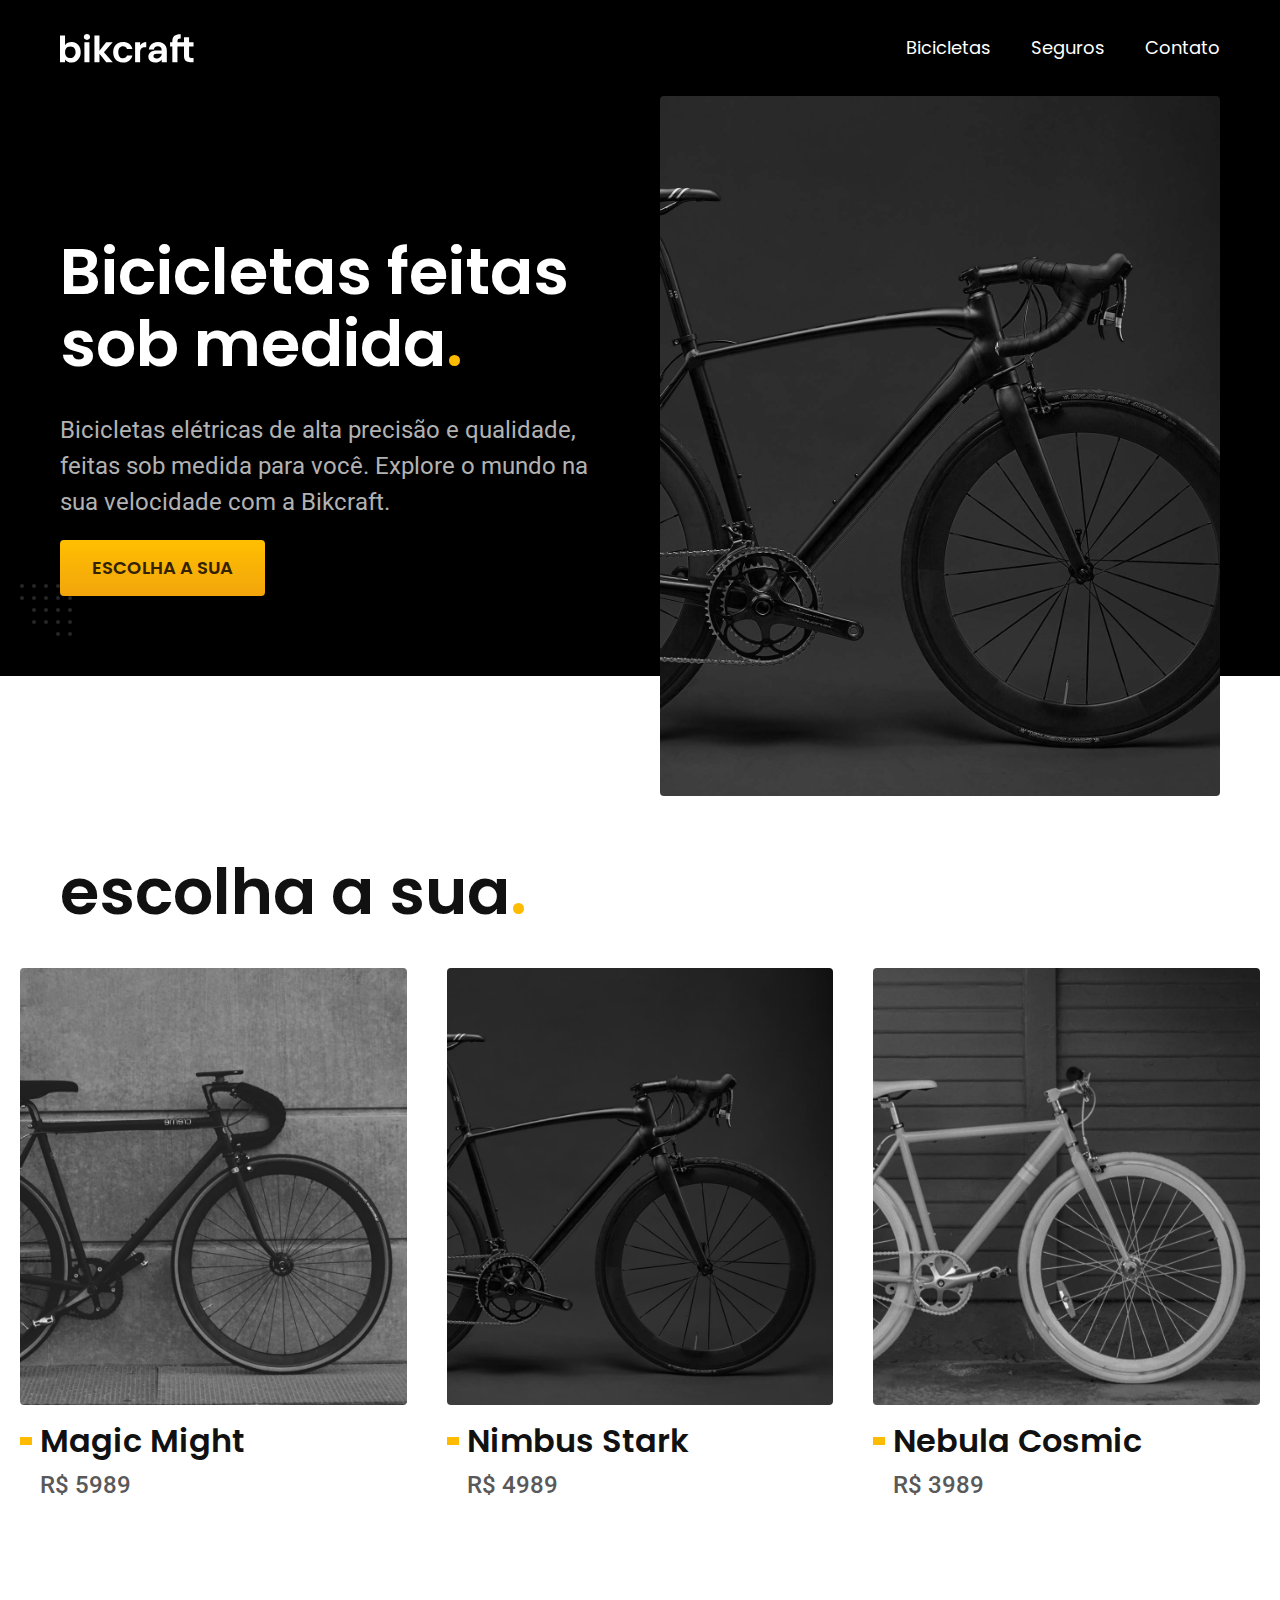
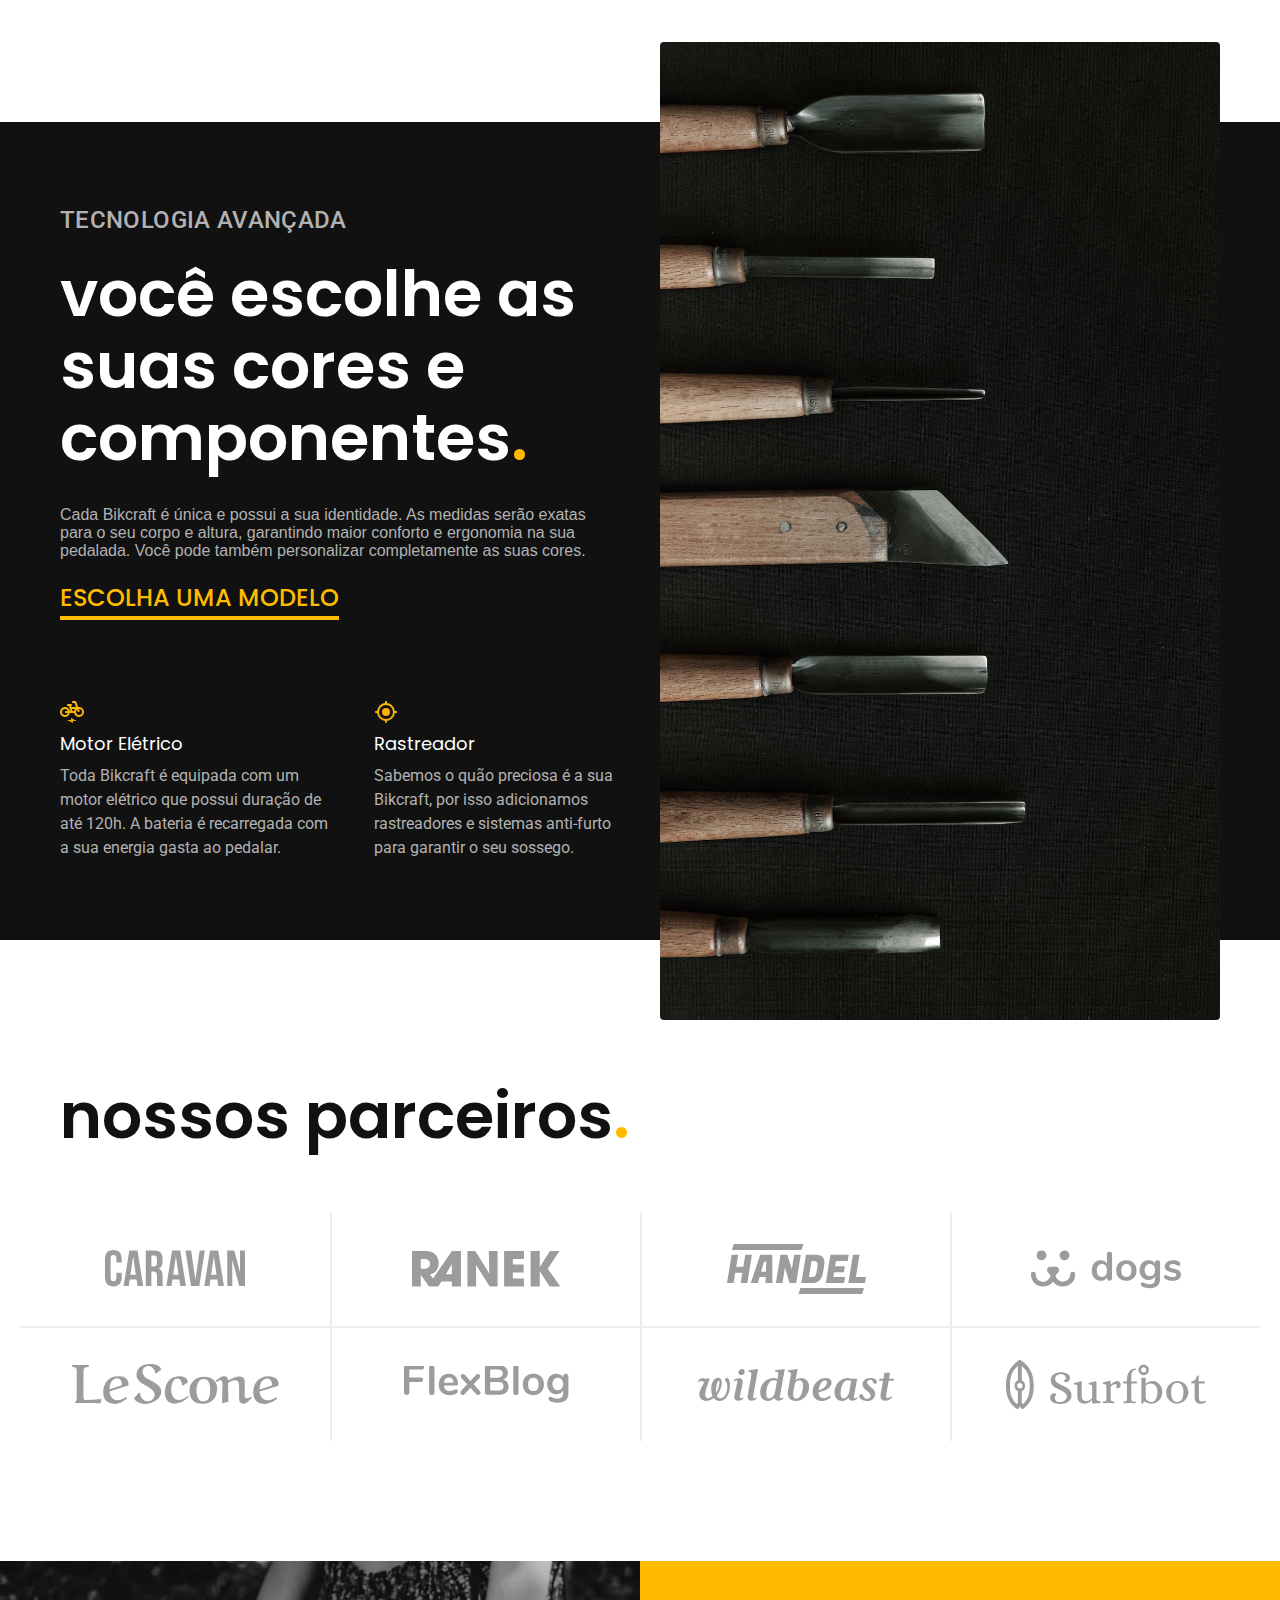
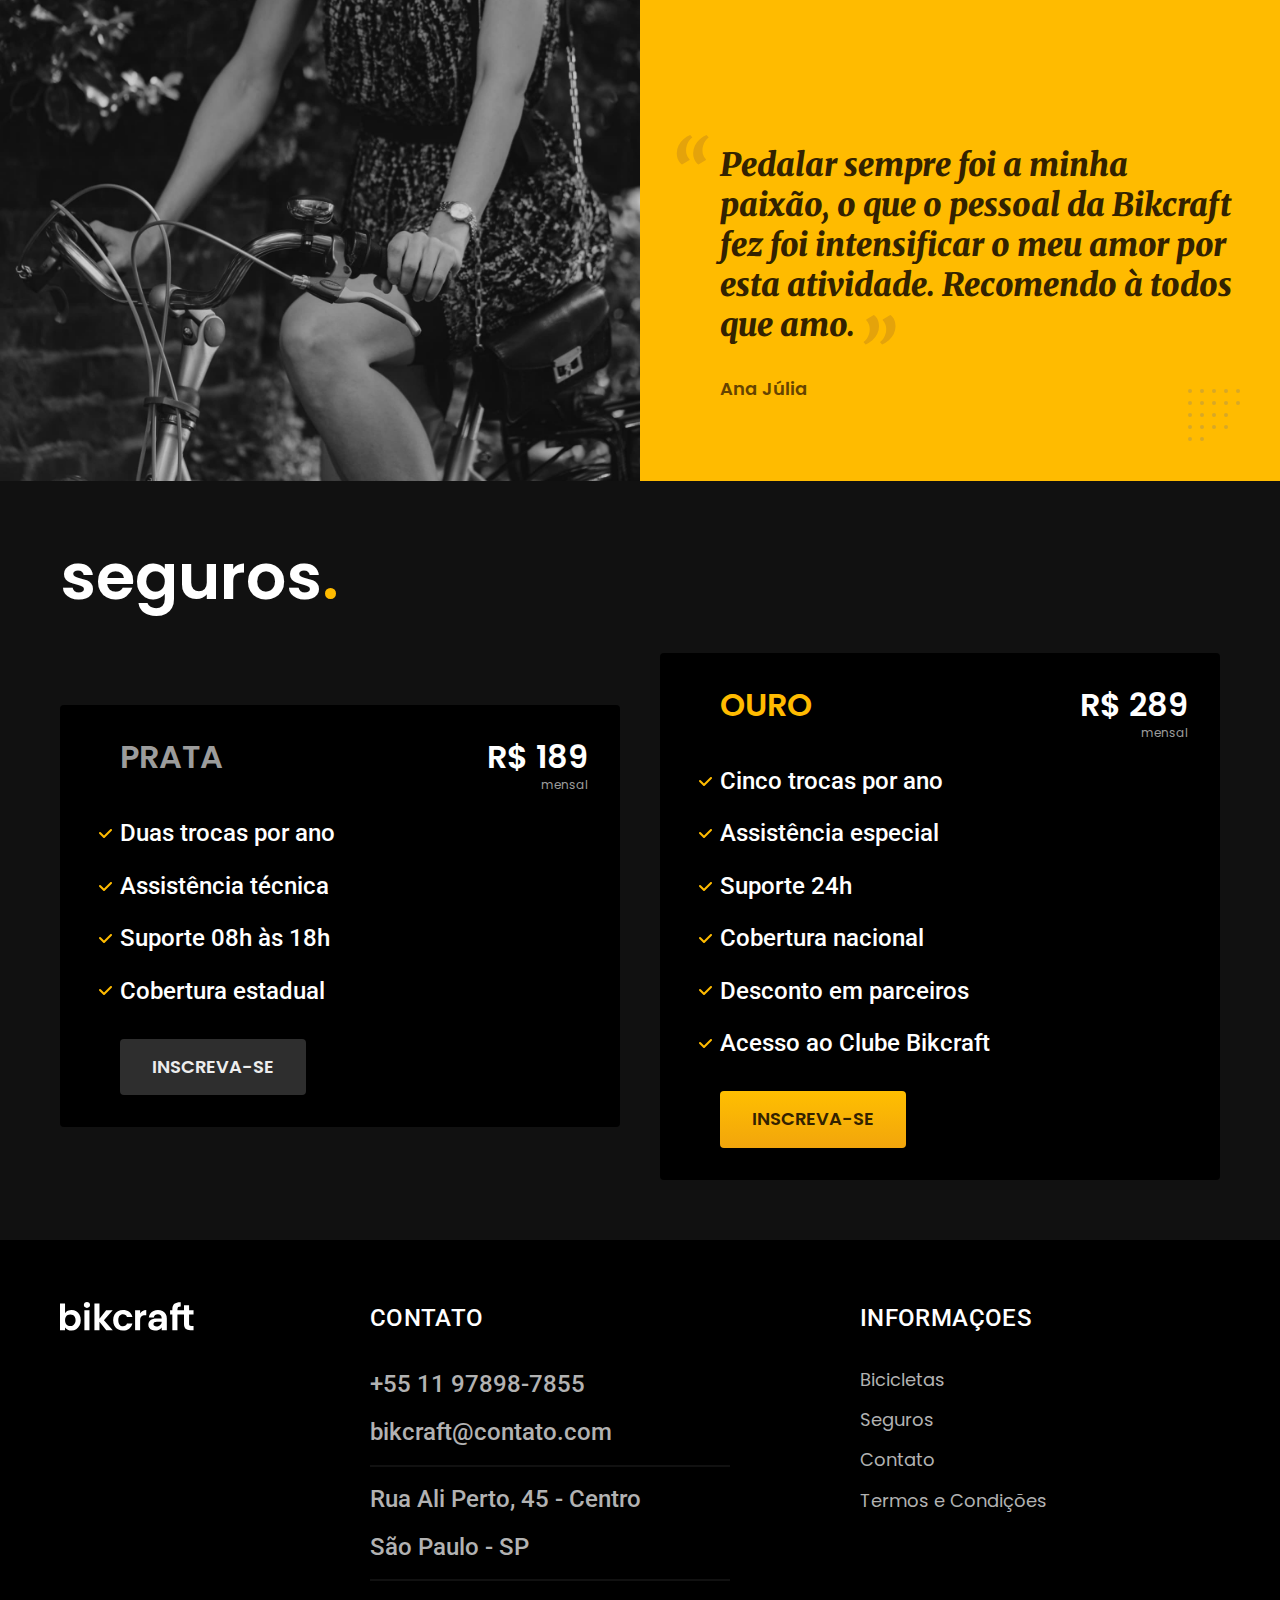
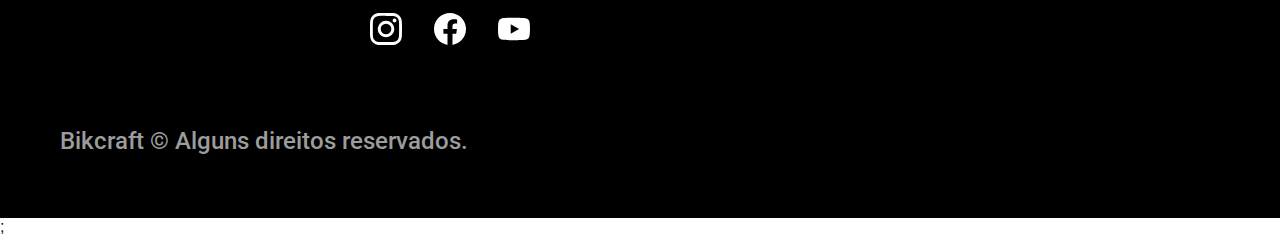
<file: index.html>
<!DOCTYPE html>
<html lang="pt-br">

<head>
  <meta charset="UTF-8">
  <!-- <meta http-equiv="X-UA-Compatible" content="IE=edge"> -->
  <meta name="viewport" content="width=device-width, initial-scale=1.0">

  <title>Bikcraft - Bicicletas Elétricas</title>
  <meta name="description" content="Bicicletas elétricas de alta precisão e qualidade, feitas sob medida para o cliente. Explore o mundo na sua velocidade com a Bikcraft.">

  <link rel="icon" href="./favicon.svg" type="image/svg+xml">
  <link rel="preload" href="./css/style.min.css" as="style">
  <link rel="stylesheet" href="./css/style.min.css">
  <script>document.documentElement.classList.add('js');</script>

  <link rel="preconnect" href="https://fonts.googleapis.com">
  <link rel="preconnect" href="https://fonts.gstatic.com" crossorigin>
  <link href="https://fonts.googleapis.com/css2?family=Poppins:wght@400;600&family=Roboto:wght@400;500&display=swap" rel="stylesheet">
  <link href="https://fonts.googleapis.com/css2?family=Merriweather:ital,wght@1,900&display=swap" rel="stylesheet">
</head>

<body>
  <header class="header-bg">
    <div class="header container">
      <a href="./">
        <img src="./img/bikcraft.svg" width="136" height="32" alt="Bikcraft">
      </a>

      <nav aria-label="primaria">
        <ul class="header-menu font-p-m cor-0">
          <li><a href="./bicicletas.html">Bicicletas</a></li>
          <li><a href="./seguros.html">Seguros</a></li>
          <li><a href="./contato.html">Contato</a></li>
        </ul>
      </nav>
    </div>
  </header>

  <main class="introducao-bg">
    <div class="introducao container">
      <div class="introducao-conteudo">
        <h1 class="font-p-xxl cor-0 fadeInDown" data-anime="200">Bicicletas feitas sob medida<span class="cor-p1">.</span></h1>
        <p class="font-r-l cor-5 fadeInDown" data-anime="400">Bicicletas elétricas de alta precisão e qualidade, feitas sob medida para você. Explore o mundo na sua velocidade com a Bikcraft.</p>
        <a class="botao fadeInDown" data-anime="600" href="./bicicletas.html">Escolha a sua</a>
      </div>
      <picture data-anime="800" class="fadeInDown">
        <source media="(max-width: 800px)" srcset="./img/bicicletas/nimbus.jpg">
        <img src="./img/fotos/introducao.jpg" width="1280" height="1600" alt="Bicicleta elétrica preta">
      </picture>
    </div>
  </main>

  <article class="bicicletas-lista">
    <h2 class="font-p-xxl container">escolha a sua<span class="cor-p1">.</span></h2>

    <ul>
      <li>
        <a href="./bicicletas/magic.html">
          <img src="./img/bicicletas/magic-home.jpg" width="920" height="1040" alt="Bicicleta preta">
          <h3 class="font-p-xl">Magic Might</h3>
          <span class="font-r-m cor-8">R$ 5989</span>
        </a>
      </li>
      <li>
        <a href="./bicicletas/nimbus.html">
          <img src="./img/bicicletas/nimbus-home.jpg" width="920" height="1040" alt="Bicicleta preta">
          <h3 class="font-p-xl">Nimbus Stark</h3>
          <span class="font-r-m cor-8">R$ 4989</span>
        </a>
      </li>
      <li>
        <a href="./bicicletas/nebula.html">
          <img src="./img/bicicletas/nebula-home.jpg" width="920" height="1040" alt="Bicicleta preta">
          <h3 class="font-p-xl">Nebula Cosmic</h3>
          <span class="font-r-m cor-8">R$ 3989</span>
        </a>
      </li>
    </ul>
  </article>

  <article class="tecnologia-bg">
    <div class="tecnologia container">
      <div class="tecnologia-conteudo">
        <span class="font-r-l-b cor-5">Tecnologia Avançada</span>
        <h2 class="font-p-xxl cor-0">você escolhe as suas cores e componentes<span class="cor-p1">.</span></h2>
        <p class="font-r-1 cor-5">Cada Bikcraft é única e possui a sua identidade. As medidas serão exatas para o seu corpo e altura, garantindo maior conforto e ergonomia na sua pedalada. Você pode também personalizar completamente as suas cores.</p>
        <a class="link" href="./bicicletas.html">Escolha uma modelo</a>
        <div class="tecnologia-vantagens">
          <div>
            <img src="./img/icones/eletrica.svg" width="24" height="24" alt="">
            <h3 class="font-p-m cor-0">Motor Elétrico</h3>
            <p class="font-r-s cor-5">Toda Bikcraft é equipada com um motor elétrico que possui duração de até 120h. A bateria é recarregada com a sua energia gasta ao pedalar.</p>
          </div>
          <div>
            <img src="./img/icones/rastreador.svg" width="24" height="24" alt="">
            <h3 class="font-p-m cor-0">Rastreador</h3>
            <p class="font-r-s cor-5">Sabemos o quão preciosa é a sua Bikcraft, por isso adicionamos rastreadores e sistemas anti-furto para garantir o seu sossego.</p>
          </div>
        </div>
      </div>
      <div class="tecnologia-imagem">
        <img src="./img/fotos/tecnologia.jpg" width="1200" height="1920" alt="">
      </div>
    </div>
  </article>

  <section class="parceiros" aria-label="Nossos Parceiros">
    <h2 class="font-p-xxl container">nossos parceiros<span class="cor-p1">.</span></h2>

    <ul>
      <li><img src="./img/parceiros/caravan.svg" width="140" height="38" alt=""></li>
      <li><img src="./img/parceiros/ranek.svg" width="149" height="36" alt=""></li>
      <li><img src="./img/parceiros/handel.svg" width="139" height="50" alt=""></li>
      <li><img src="./img/parceiros/dogs.svg" width="152" height="39" alt=""></li>
      <li><img src="./img/parceiros/lescone.svg" width="208" height="41" alt=""></li>
      <li><img src="./img/parceiros/flexblog.svg" width="165" height="38" alt=""></li>
      <li><img src="./img/parceiros/wildbeast.svg" width="196" height="34" alt=""></li>
      <li><img src="./img/parceiros/surfbot.svg" width="200" height="49" alt=""></li>
    </ul>
  </section>

  <section class="depoimento" aria-label="Depoimento">
    <div>
      <img src="./img/fotos/depoimento.jpg" width="1560" height="1360" alt="Pessoa pedalando uma bicicleta bikcraft">
    </div>
    <div class="depoimento-conteudo">
      <blockquote class="font-p-xl cor-p5">
        <p>Pedalar sempre foi a minha paixão, o que o pessoal da Bikcraft fez foi intensificar o meu amor por esta atividade. Recomendo à todos que amo.</p>
      </blockquote>
      <span class="font-p-m-b cor-p4">Ana Júlia</span>
    </div>
  </section>

  <article class="seguros-bg">
    <div class="seguros container">
      <h2 class="font-p-xxl cor-0">seguros<span class="cor-p1">.</span></h2>
      <div class="seguros-item">
        <h3 class="font-p-xl cor-6">PRATA</h3>
        <span class="font-p-xl cor-0">R$ 189 <span class="font-p-xs cor-6">mensal</span></span>
        <ul class="font-r-m cor-0">
          <li>Duas trocas por ano</li>
          <li>Assistência técnica</li>
          <li>Suporte 08h às 18h</li>
          <li>Cobertura estadual</li>
        </ul>
        <a class="botao secundario" href="./orcamento.html">Inscreva-se</a>
      </div>

      <div class="seguros-item">
        <h3 class="font-p-xl cor-p1">OURO</h3>
        <span class="font-p-xl cor-0">R$ 289 <span class="font-p-xs cor-6">mensal</span></span>
        <ul class="font-r-m cor-0">
          <li>Cinco trocas por ano</li>
          <li>Assistência especial</li>
          <li>Suporte 24h</li>
          <li>Cobertura nacional</li>
          <li>Desconto em parceiros</li>
          <li>Acesso ao Clube Bikcraft</li>
        </ul>
        <a class="botao" href="./orcamento.html">Inscreva-se</a>
      </div>
    </div>
  </article>

  <footer class="footer-bg">
    <div class="footer container">
      <img src="./img/bikcraft.svg" width="136" height="32" alt="">
      <div class="footer-contato">
        <h3 class="font-r-l-b cor-0">Contato</h3>
        <ul class="font-r-m cor-5">
          <li><a href="tel:+5511978987865">+55 11 97898-7855</a></li>
          <li><a href="mailto:bikcraft@contato.com">bikcraft@contato.com</a></li>
          <li>Rua Ali Perto, 45 - Centro</li>
          <li>São Paulo - SP</li>
        </ul>
        <div class="footer-redes">
          <a href="./">
            <img src="./img/redes/instagram.svg" width="32" height="32" alt="Instagram">
          </a>
          <a href="./">
            <img src="./img/redes/facebook.svg" width="32" height="32" alt="Facebook">
          </a>
          <a href="./">
            <img src="./img/redes/youtube.svg" width="32" height="32" alt="Youtube">
          </a>
        </div>
      </div>
      <div class="footer-informacoes">
        <h3 class="font-r-l-b cor-0">Informaçoes</h3>
        <nav>
          <ul class="font-p-m cor-5">
            <li><a href="./bicicletas.html">Bicicletas</a></li>
            <li><a href="./seguros.html">Seguros</a></li>
            <li><a href="./contato.html">Contato</a></li>
            <li><a href="./termos.html">Termos e Condições</a></li>
          </ul>
        </nav>
      </div>
      <p class="footer-copy font-r-m cor-6">Bikcraft © Alguns direitos reservados.</p>
    </div>
  </footer>

  <script src="./js/plugins/simple-anime.js"></script>;
  <script src="./js/script.js"></script>
</body>

</html>
</file>
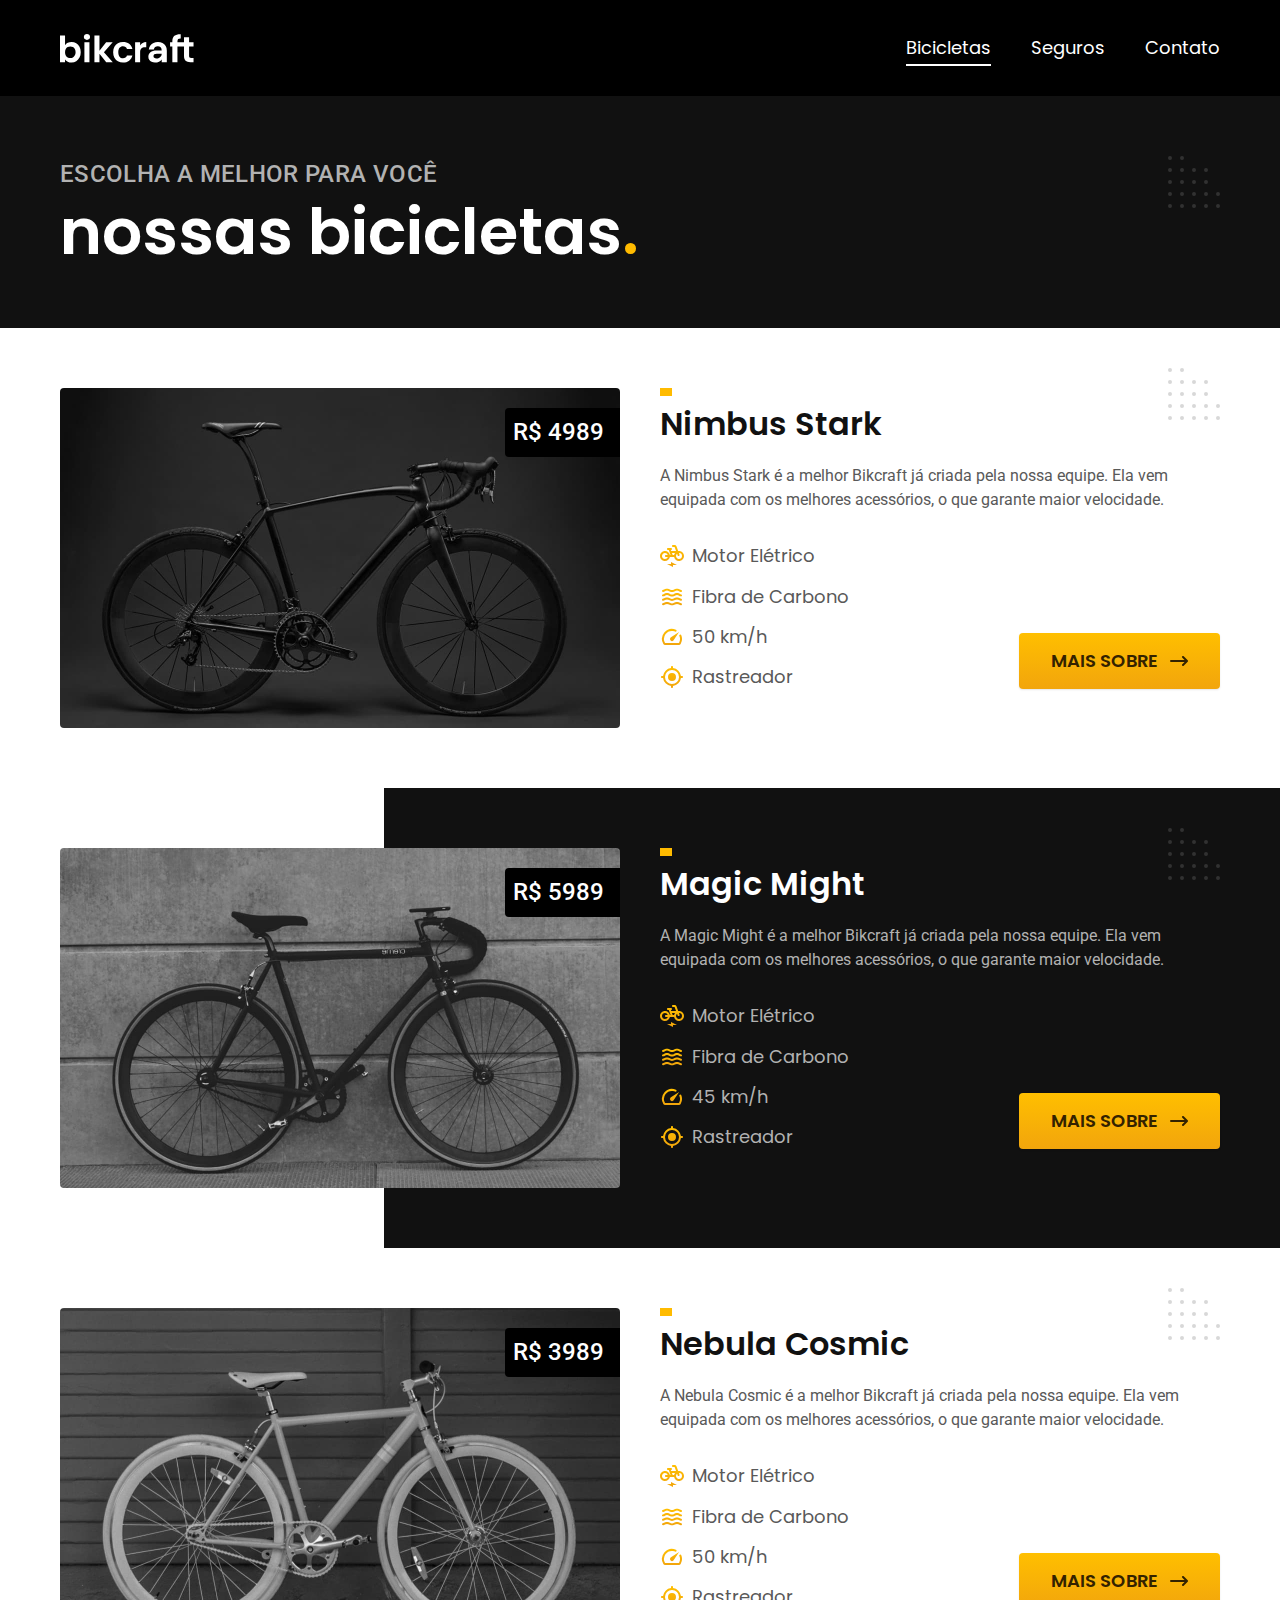
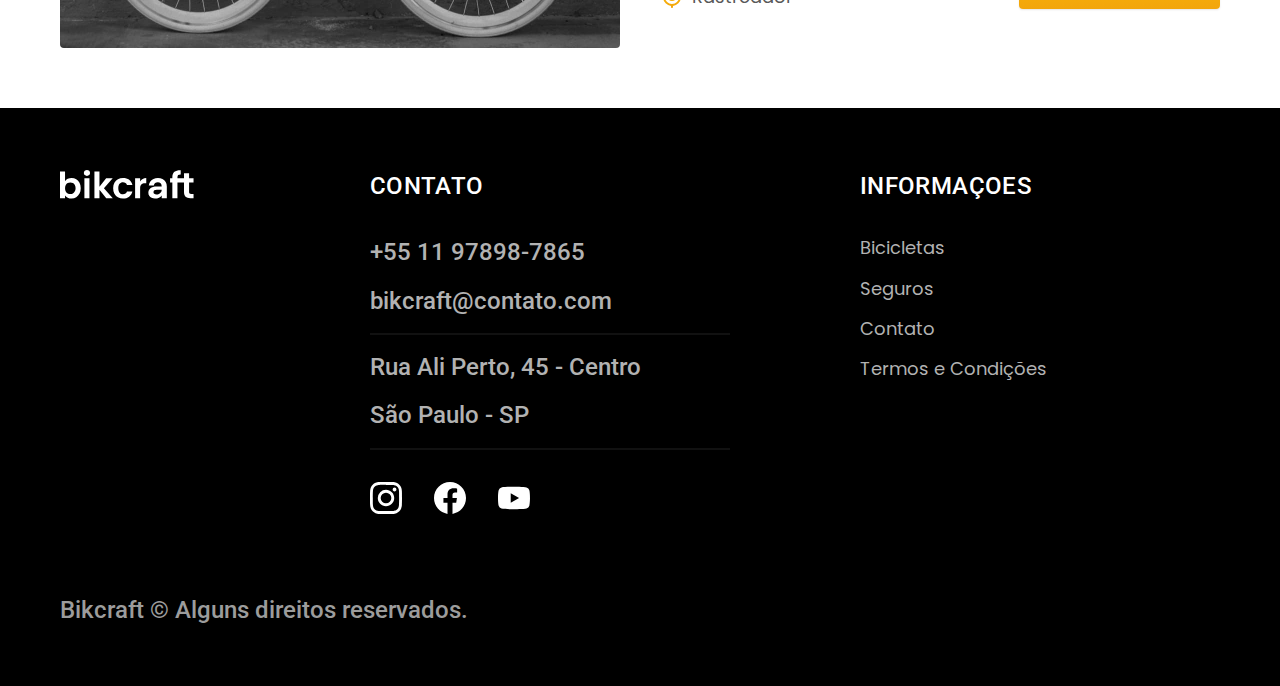
<file: bicicletas.html>
<!DOCTYPE html>
<html lang="pt-br">

<head>
  <meta charset="UTF-8">
  <!-- <meta http-equiv="X-UA-Compatible" content="IE=edge"> -->
  <meta name="viewport" content="width=device-width, initial-scale=1.0">
  <title>Bicicletas | Bikcraft</title>
  <meta name="description" content="Termos e Condições.">

  <link rel="icon" href="./favicon.svg" type="image/svg+xml">
  <link rel="preload" href="./css/style.min.css" as="style">
  <link rel="stylesheet" href="./css/style.min.css">
  <script>document.documentElement.classList.add('js');</script>

  <link rel="preconnect" href="https://fonts.googleapis.com">
  <link rel="preconnect" href="https://fonts.gstatic.com" crossorigin>
  <link href="https://fonts.googleapis.com/css2?family=Poppins:wght@400;600&family=Roboto:wght@400;500&display=swap" rel="stylesheet">
  <link href="https://fonts.googleapis.com/css2?family=Merriweather:ital,wght@1,900&display=swap" rel="stylesheet">

</head>

<body id="bicicletas">
  <header class="header-bg">
    <div class="header container">
      <a href="./">
        <img src="./img/bikcraft.svg" width="136" height="32" alt="Bikcraft">
      </a>

      <nav aria-label="primaria">
        <ul class="header-menu font-p-m cor-0">
          <li><a href="./bicicletas.html">Bicicletas</a></li>
          <li><a href="./seguros.html">Seguros</a></li>
          <li><a href="./contato.html">Contato</a></li>
        </ul>
      </nav>
    </div>
  </header>

  <main>
    <div class="titulo-bg">
      <div class="titulo container">
        <p class="font-r-l-b cor-5">escolha a melhor para você</p>
        <h1 class="font-p-xxl cor-0">nossas bicicletas<span class="cor-p1">.</span></h1>
      </div>
    </div>

    <div class="bicicletas container">
      <div class="bicicletas-imagem">
        <img src="./img/bicicletas/nimbus.jpg" alt="bike preta">
        <span class="font-r-m cor-0">R$ 4989</span>
      </div>
      <div class="bicicletas-conteudo">
        <h2 class="font-p-xl">Nimbus Stark</h2>
        <p class="font-r-s cor-8">A Nimbus Stark é a melhor Bikcraft já criada pela nossa equipe. Ela vem equipada com os melhores acessórios, o que garante maior velocidade.</p>
        <ul class="font-p-m cor-8">
          <li>
            <img src="img/icones/eletrica.svg" alt="">
            Motor Elétrico
          </li>
          <li>
            <img src="img/icones/carbono.svg" alt="">
            Fibra de Carbono
          </li>
          <li>
            <img src="img/icones/velocidade.svg" alt="">
            50 km/h
          </li>
          <li>
            <img src="img/icones/rastreador.svg" alt="">
            Rastreador
          </li>
        </ul>
        <a class="botao seta" href="./bicicletas/nimbus.html">Mais Sobre</a>
      </div>
    </div>

    <div class="bicicletas-bg">
      <div class="bicicletas container">
        <div class="bicicletas-imagem">
          <img src="./img/bicicletas/magic.jpg" alt="bike preta">
          <span class="font-r-m cor-0">R$ 5989</span>
        </div>
        <div class="bicicletas-conteudo">
          <h2 class="font-p-xl cor-0">Magic Might</h2>
          <p class="font-r-s cor-5">A Magic Might é a melhor Bikcraft já criada pela nossa equipe. Ela vem equipada com os melhores acessórios, o que garante maior velocidade.</p>
          <ul class="font-p-m cor-5">
            <li>
              <img src="img/icones/eletrica.svg" alt="">
              Motor Elétrico
            </li>
            <li>
              <img src="img/icones/carbono.svg" alt="">
              Fibra de Carbono
            </li>
            <li>
              <img src="img/icones/velocidade.svg" alt="">
              45 km/h
            </li>
            <li>
              <img src="img/icones/rastreador.svg" alt="">
              Rastreador
            </li>
          </ul>
          <a class="botao seta" href="./bicicletas/magic.html">Mais Sobre</a>
        </div>
      </div>
    </div>

    <div class="bicicletas container">
      <div class="bicicletas-imagem">
        <img src="./img/bicicletas/nebula.jpg" alt="bike preta">
        <span class="font-r-m cor-0">R$ 3989</span>
      </div>
      <div class="bicicletas-conteudo">
        <h2 class="font-p-xl">Nebula Cosmic</h2>
        <p class="font-r-s cor-8">A Nebula Cosmic é a melhor Bikcraft já criada pela nossa equipe. Ela vem equipada com os melhores acessórios, o que garante maior velocidade.</p>
        <ul class="font-p-m cor-8">
          <li>
            <img src="img/icones/eletrica.svg" alt="">
            Motor Elétrico
          </li>
          <li>
            <img src="img/icones/carbono.svg" alt="">
            Fibra de Carbono
          </li>
          <li>
            <img src="img/icones/velocidade.svg" alt="">
            50 km/h
          </li>
          <li>
            <img src="img/icones/rastreador.svg" alt="">
            Rastreador
          </li>
        </ul>
        <a class="botao seta" href="./bicicletas/nebula.html">Mais Sobre</a>
      </div>
    </div>
  </main>



  <footer class="footer-bg">
    <div class="footer container">
      <img src="./img/bikcraft.svg" alt="">
      <div class="footer-contato">
        <h3 class="font-r-l-b cor-0">Contato</h3>
        <ul class="font-r-m cor-5">
          <li><a href="tel:+5511978987865">+55 11 97898-7865</a></li>
          <li><a href="mailto:bikcraft@contato.com">bikcraft@contato.com</a></li>
          <li>Rua Ali Perto, 45 - Centro</li>
          <li>São Paulo - SP</li>
        </ul>
        <div class="footer-redes">
          <a href="./">
            <img src="./img/redes/instagram.svg" alt="Instagram">
          </a>
          <a href="./">
            <img src="./img/redes/facebook.svg" alt="Facebook">
          </a>
          <a href="./">
            <img src="./img/redes/youtube.svg" alt="Youtube">
          </a>
        </div>
      </div>
      <div class="footer-informacoes">
        <h3 class="font-r-l-b cor-0">Informaçoes</h3>
        <nav>
          <ul class="font-p-m cor-5">
            <li><a href="./bicicletas.html">Bicicletas</a></li>
            <li><a href="./seguros.html">Seguros</a></li>
            <li><a href="./contato.html">Contato</a></li>
            <li><a href="./termos.html">Termos e Condições</a></li>
          </ul>
        </nav>
      </div>
      <p class="footer-copy font-r-m cor-6">Bikcraft © Alguns direitos reservados.</p>
    </div>
  </footer>

  <script src="./js/script.js"></script>
</body>

</html>
</file>
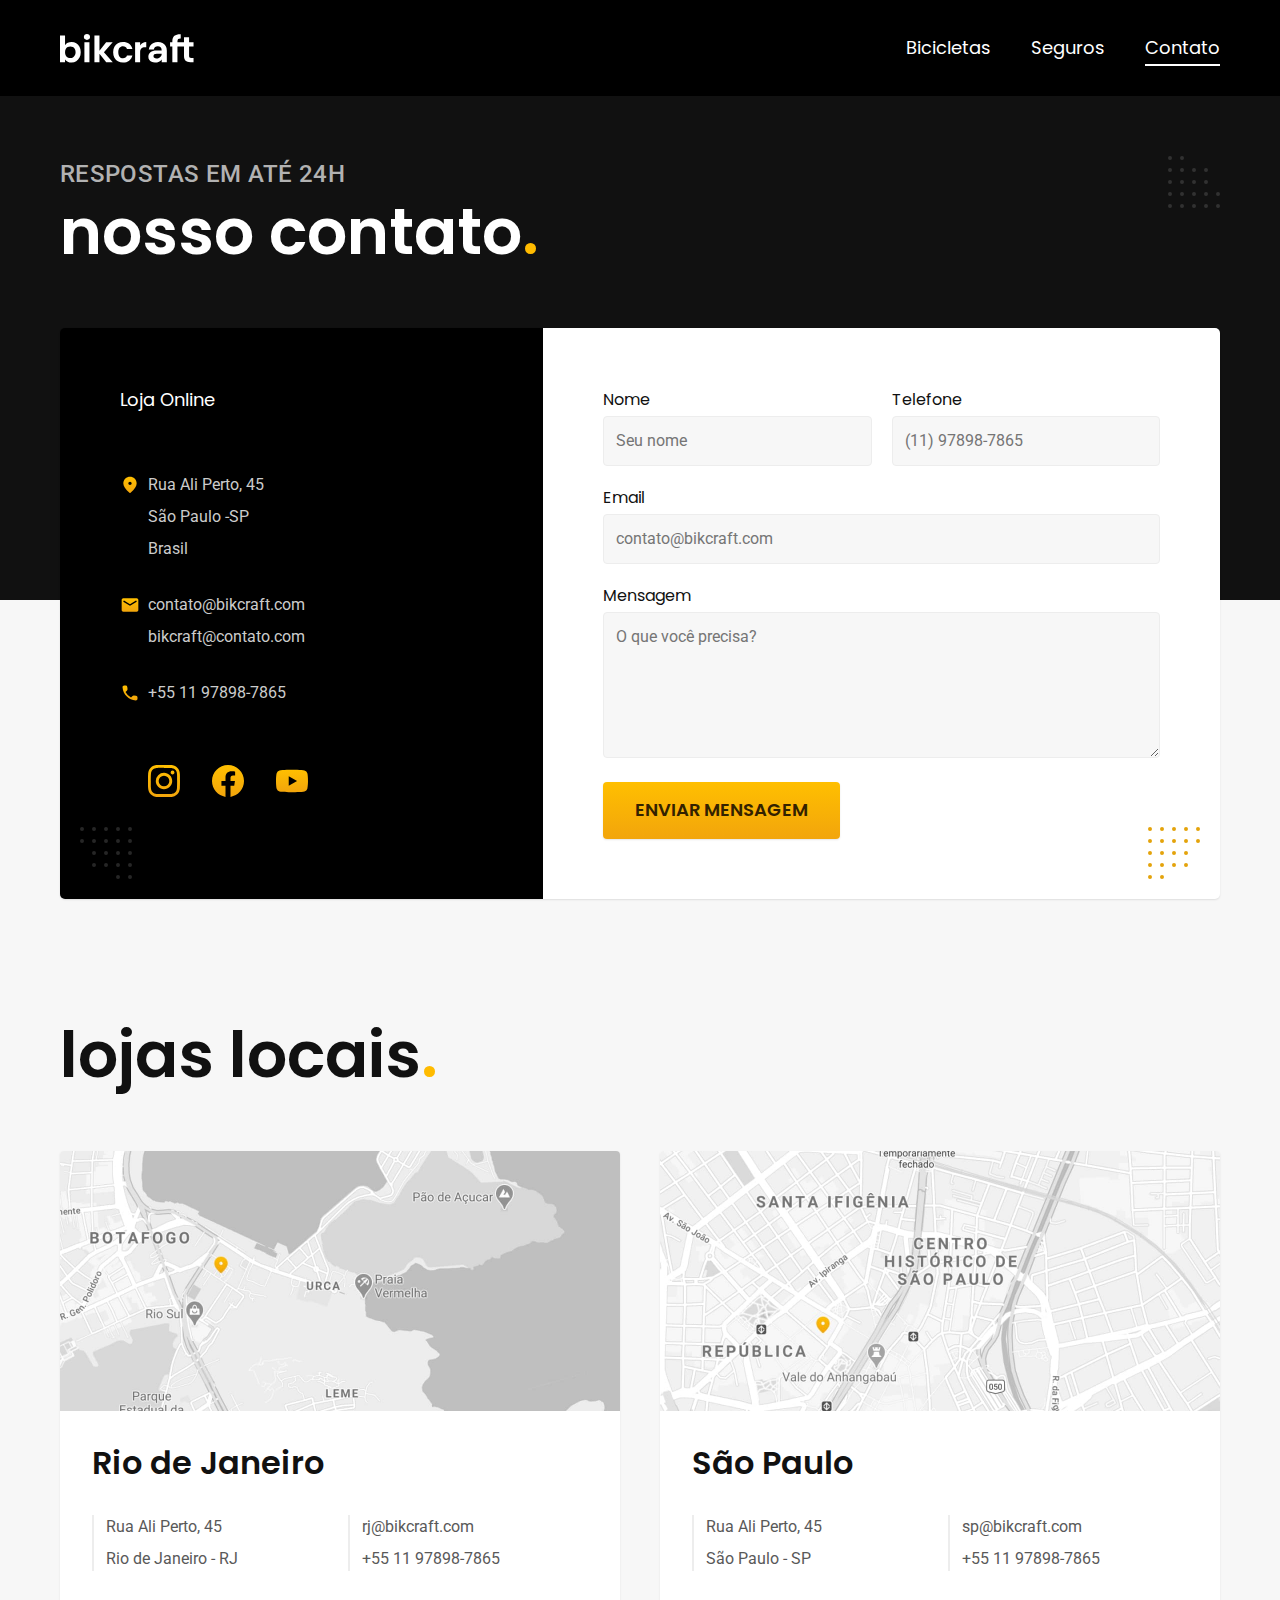
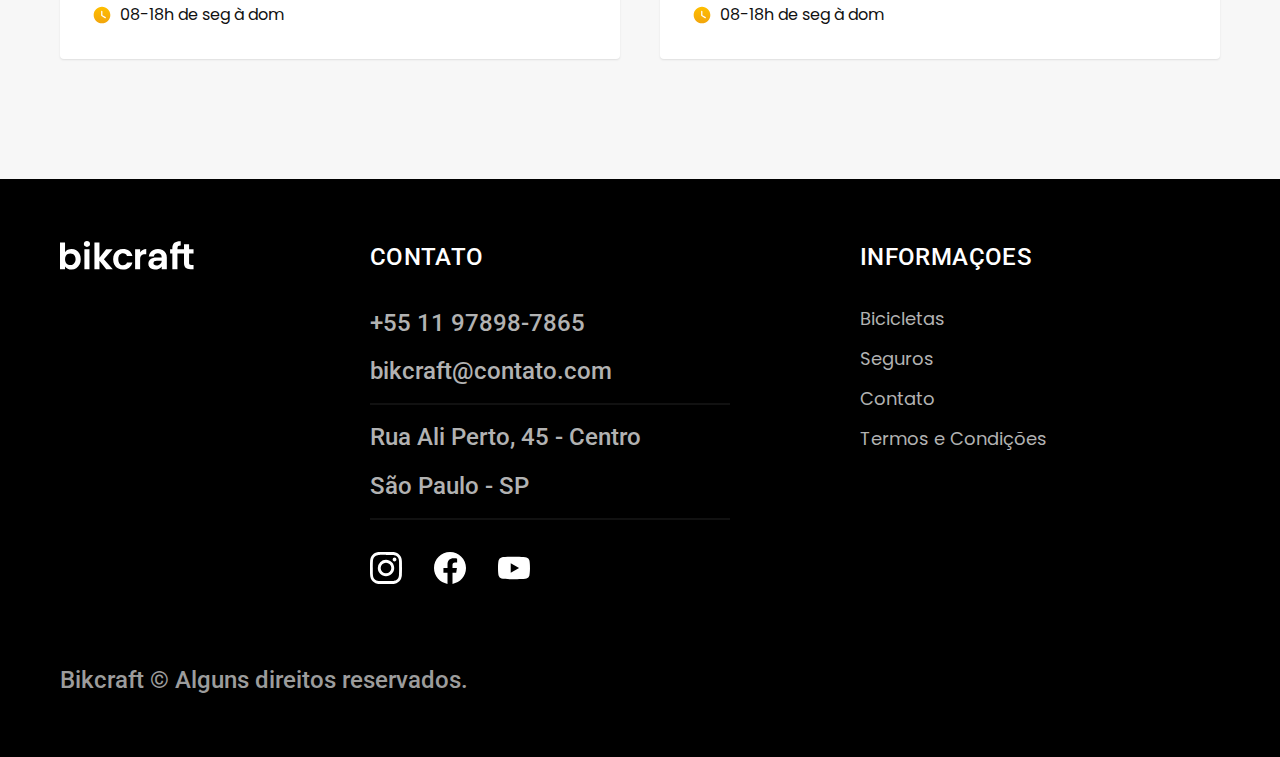
<file: contato.html>
<!DOCTYPE html>
<html lang="pt-br">

<head>
  <meta charset="UTF-8">
  <!-- <meta http-equiv="X-UA-Compatible" content="IE=edge"> -->
  <meta name="viewport" content="width=device-width, initial-scale=1.0">
  <title>Contato | Bikcraft</title>
  <meta name="description" content="Termos e Condições.">

  <link rel="icon" href="./favicon.svg" type="image/svg+xml">
  <link rel="preload" href="./css/style.min.css" as="style">
  <link rel="stylesheet" href="./css/style.min.css">
  <script>document.documentElement.classList.add('js');</script>

  <link rel="preconnect" href="https://fonts.googleapis.com">
  <link rel="preconnect" href="https://fonts.gstatic.com" crossorigin>
  <link href="https://fonts.googleapis.com/css2?family=Poppins:wght@400;600&family=Roboto:wght@400;500&display=swap" rel="stylesheet">
  <link href="https://fonts.googleapis.com/css2?family=Merriweather:ital,wght@1,900&display=swap" rel="stylesheet">

</head>

<body id="contato">
  <header class="header-bg">
    <div class="header container">
      <a href="./">
        <img src="./img/bikcraft.svg" alt="Bikcraft">
      </a>

      <nav aria-label="primaria">
        <ul class="header-menu font-p-m cor-0">
          <li><a href="./bicicletas.html">Bicicletas</a></li>
          <li><a href="./seguros.html">Seguros</a></li>
          <li><a href="./contato.html">Contato</a></li>
        </ul>
      </nav>
    </div>
  </header>

  <main>
    <div class="titulo-bg">
      <div class="titulo container">
        <p class="font-r-l-b cor-5">respostas em até 24h</p>
        <h1 class="font-p-xxl cor-0">nosso contato<span class="cor-p1">.</span></h1>
      </div>
    </div>

    <div class="contato container">
      <section class="contato-dados" aria-label="Endereço">
        <h2 class="font-p-m cor-0">Loja Online</h2>
        <div class="contato-endereco font-r-s cor-4">
          <p>Rua Ali Perto, 45</p>
          <p>São Paulo -SP</p>
          <p>Brasil</p>
        </div>
        <address class="contato-meios font-r-s cor-4">
          <a href="mailto:contato@bikcraft.com">contato@bikcraft.com</a>
          <a href="mailto:assistencia@bikcraft.com">bikcraft@contato.com</a>
          <a href="tel:+5511978987865">+55 11 97898-7865</a>
        </address>
        <div class="contato-redes">
          <a href="./">
            <img src="./img/redes/instagram-p.svg" alt="Instagram">
          </a>
          <a href="./">
            <img src="./img/redes/facebook-p.svg" alt="Facebook">
          </a>
          <a href="./">
            <img src="./img/redes/youtube-p.svg" alt="Youtube">
          </a>
        </div>
      </section>
      <section class="contato-formulario" aria-label="Formulario">
        <form class="form" action="./contato.html">
          <div>
            <label for="nome">Nome</label>
            <input type="text" id="nome" name="nome" placeholder="Seu nome">
          </div>
          <div>
            <label for="telefone">Telefone</label>
            <input type="text" id="telefone" name="telefone" placeholder="(11) 97898-7865">
          </div>
          <div class="col-2">
            <label for="email">Email</label>
            <input type="email" id="email" name="email" placeholder="contato@bikcraft.com">
          </div>
          <div class="col-2">
            <label for="mensagem">Mensagem</label>
            <textarea rows="5" id="mensagem" name="mensagem" placeholder="O que você precisa?"></textarea>
          </div>
          <button class="botao col-2">Enviar Mensagem</button>
        </form>
    </div>
    </section>
  </main>

  <article class="lojas container">
    <h2 class="font-p-xxl">lojas locais<span class="cor-p1">.</span></h2>
    <div class="lojas-item">
      <img src="./img/lojas/rj.jpg" alt="mapa marcando o endereço em Rua Ali Perto, 45 - Rio de Janeiro">
      <div class="lojas-conteudo">
        <h3 class="font-p-xl">Rio de Janeiro</h3>
        <div class="lojas-dados font-r-s cor-8">
          <p>Rua Ali Perto, 45</p>
          <p>Rio de Janeiro - RJ</p>
        </div>
        <div class="lojas-dados font-r-s cor-8">
          <a href="mailto:rj@bikcraft.com">rj@bikcraft.com</a>
          <a href="tel:+5511978987865">+55 11 97898-7865</a>
        </div>
        <p class="lojas-tempo font-p-s"><img src="./img/icones/horario.svg" alt=""> 08-18h de seg à dom</p>
      </div>
    </div>


    <div class="lojas-item">
      <img src="./img/lojas/sp.jpg" alt="mapa marcando o endereço em Rua Ali Perto, 45 - São Paulo">
      <div class="lojas-conteudo">
        <h3 class="font-p-xl">São Paulo</h3>
        <div class="lojas-dados font-r-s cor-8">
          <p>Rua Ali Perto, 45</p>
          <p>São Paulo - SP</p>
        </div>
        <div class="lojas-dados font-r-s cor-8">
          <a href="mailto:sp@bikcraft.com">sp@bikcraft.com</a>
          <a href="tel:+5511978987865">+55 11 97898-7865</a>
        </div>
        <p class="lojas-tempo font-p-s"><img src="./img/icones/horario.svg" alt=""> 08-18h de seg à dom</p>
      </div>
    </div>
  </article>

  <footer class="footer-bg">
    <div class="footer container">
      <img src="./img/bikcraft.svg" alt="">
      <div class="footer-contato">
        <h3 class="font-r-l-b cor-0">Contato</h3>
        <ul class="font-r-m cor-5">
          <li><a href="tel:+5511978987865">+55 11 97898-7865</a></li>
          <li><a href="mailto:bikcraft@contato.com">bikcraft@contato.com</a></li>
          <li>Rua Ali Perto, 45 - Centro</li>
          <li>São Paulo - SP</li>
        </ul>
        <div class="footer-redes">
          <a href="./">
            <img src="./img/redes/instagram.svg" alt="Instagram">
          </a>
          <a href="./">
            <img src="./img/redes/facebook.svg" alt="Facebook">
          </a>
          <a href="./">
            <img src="./img/redes/youtube.svg" alt="Youtube">
          </a>
        </div>
      </div>
      <div class="footer-informacoes">
        <h3 class="font-r-l-b cor-0">Informaçoes</h3>
        <nav>
          <ul class="font-p-m cor-5">
            <li><a href="./bicicletas.html">Bicicletas</a></li>
            <li><a href="./seguros.html">Seguros</a></li>
            <li><a href="./contato.html">Contato</a></li>
            <li><a href="./termos.html">Termos e Condições</a></li>
          </ul>
        </nav>
      </div>
      <p class="footer-copy font-r-m cor-6">Bikcraft © Alguns direitos reservados.</p>
    </div>
  </footer>

  <script src="./js/script.js"></script>
</body>

</html>
</file>
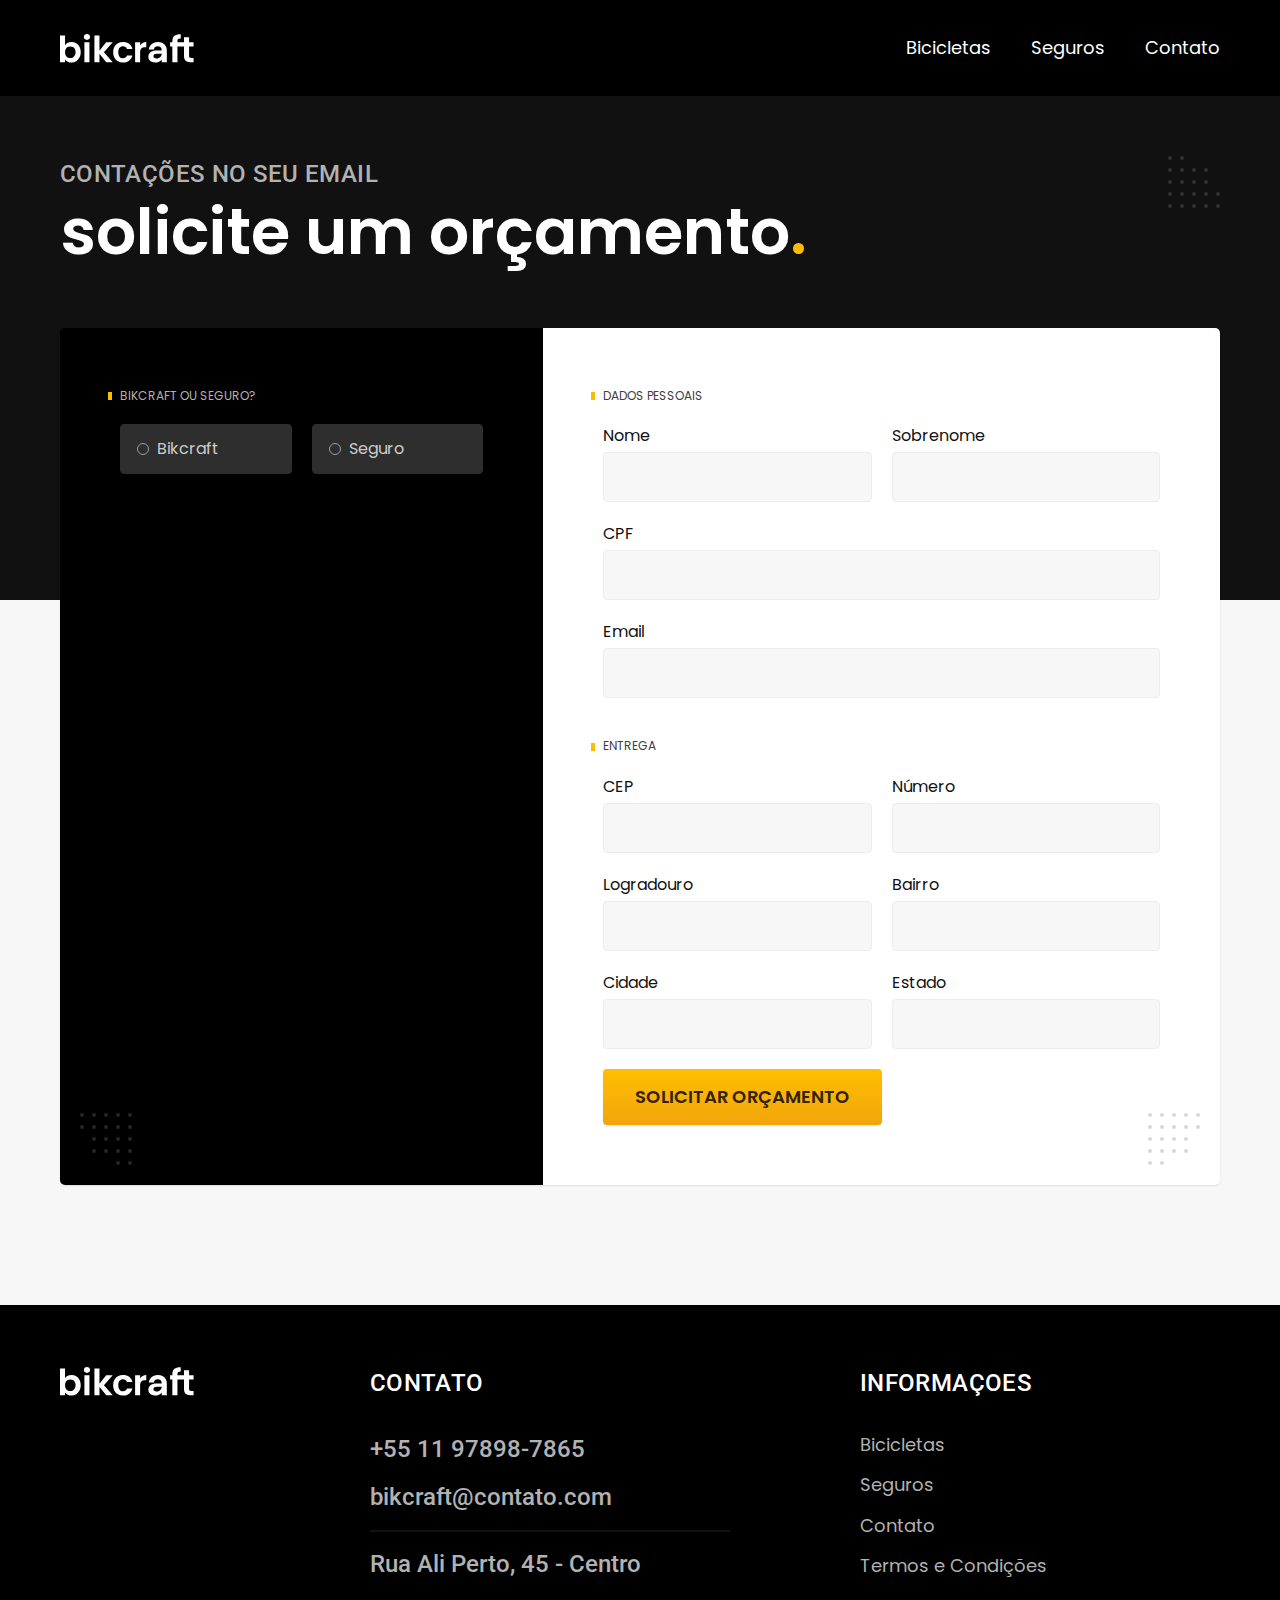
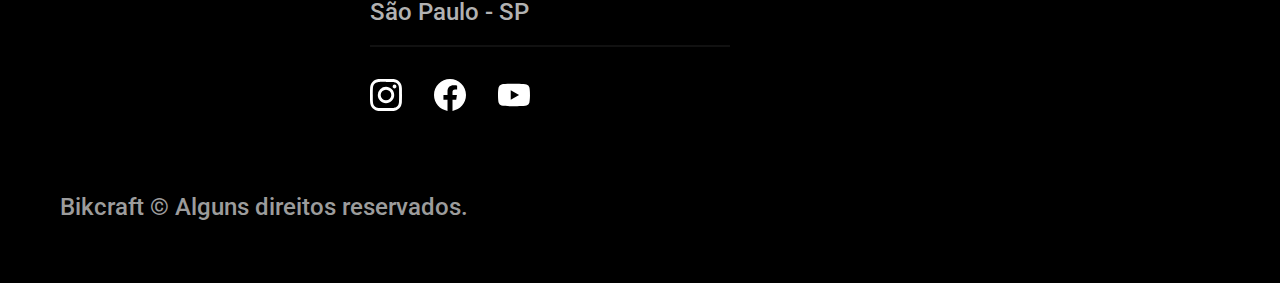
<file: orcamento.html>
<!DOCTYPE html>
<html lang="pt-br">

<head>
  <meta charset="UTF-8">
  <!-- <meta http-equiv="X-UA-Compatible" content="IE=edge"> -->
  <meta name="viewport" content="width=device-width, initial-scale=1.0">
  <title>Orçamento | Bikcraft</title>
  <meta name="description" content="Termos e Condições.">

  <link rel="icon" href="./favicon.svg" type="image/svg+xml">
  <link rel="preload" href="./css/style.min.css" as="style">
  <link rel="stylesheet" href="./css/style.min.css">
  <script>document.documentElement.classList.add('js');</script>

  <link rel="preconnect" href="https://fonts.googleapis.com">
  <link rel="preconnect" href="https://fonts.gstatic.com" crossorigin>
  <link href="https://fonts.googleapis.com/css2?family=Poppins:wght@400;600&family=Roboto:wght@400;500&display=swap" rel="stylesheet">
  <link href="https://fonts.googleapis.com/css2?family=Merriweather:ital,wght@1,900&display=swap" rel="stylesheet">

</head>

<body id="orcamento">
  <header class="header-bg">
    <div class="header container">
      <a href="./">
        <img src="./img/bikcraft.svg" alt="Bikcraft">
      </a>

      <nav aria-label="primaria">
        <ul class="header-menu font-p-m cor-0">
          <li><a href="./bicicletas.html">Bicicletas</a></li>
          <li><a href="./seguros.html">Seguros</a></li>
          <li><a href="./contato.html">Contato</a></li>
        </ul>
      </nav>
    </div>
  </header>

  <main>
    <div class="titulo-bg">
      <div class="titulo container">
        <p class="font-r-l-b cor-5">Contações no seu email</p>
        <h1 class="font-p-xxl cor-0">solicite um orçamento<span class="cor-p1">.</span></h1>
      </div>
    </div>


    <form class="orcamento container" action="./">
      <div class="orcamento-produto">
        <h2 class="font-p-xs cor-5">Bikcraft ou Seguro?</h2>

        <input type="radio" name="tipo" value="bikcraft" id="bikcraft">
        <label for="bikcraft">Bikcraft</label>

        <input type="radio" name="tipo" value="seguro" id="seguro">
        <label for="seguro">Seguro</label>

        <div class="orcamento-conteudo" id="orcamento-bikcraft">
          <h2 class="font-p-xs cor-5">Escolha a sua</h2>

          <input type="radio" name="produto" value="nimbus" id="nimbus">
          <label for="nimbus">Nimbus Stark <span>R$ 4989</span></label>
          <div class="orcamento-detalhes">
            <ul class="font-p-xs cor-8">
              <li><img src="./img/icones/eletrica.svg" alt="">Motor Elétrico</li>
              <li><img src="./img/icones/carbono.svg" alt="">Fibra de Carbono</li>
              <li><img src="./img/icones/velocidade.svg" alt="">50 km/h</li>
              <li><img src="./img/icones/rastreador.svg" alt="">Rastreador</li>
            </ul>
            <img src="./img/bicicletas/nimbus.jpg" alt="bicicleta preta">
          </div>

          <input type="radio" name="produto" value="magic" id="magic">
          <label for="magic">Magic Might <span>R$ 5989</span></label>
          <div class="orcamento-detalhes">
            <ul class="font-p-xs cor-8">
              <li><img src="./img/icones/eletrica.svg" alt="">Motor Elétrico</li>
              <li><img src="./img/icones/carbono.svg" alt="">Fibra de Carbono</li>
              <li><img src="./img/icones/velocidade.svg" alt="">45 km/h</li>
              <li><img src="./img/icones/rastreador.svg" alt="">Rastreador</li>
            </ul>
            <img src="./img/bicicletas/magic.jpg" alt="bicicleta preta">
          </div>

          <input type="radio" name="produto" value="nebula" id="nebula">
          <label for="nebula">Nebula Cosmic <span>R$ 3989</span></label>
          <div class="orcamento-detalhes">
            <ul class="font-p-xs cor-8">
              <li><img src="./img/icones/eletrica.svg" alt="">Motor Elétrico</li>
              <li><img src="./img/icones/carbono.svg" alt="">Fibra de Carbono</li>
              <li><img src="./img/icones/velocidade.svg" alt="">50 km/h</li>
              <li><img src="./img/icones/rastreador.svg" alt="">Rastreador</li>
            </ul>
            <img src="./img/bicicletas/nebula.jpg" alt="bicicleta branca">
          </div>
        </div>

        <div class="orcamento-conteudo" id="orcamento-seguro">
          <h2 class="font-p-xs cor-5">Escolha o plano</h2>

          <input type="radio" name="produto" value="prata" id="prata">
          <label for="prata">Prata <span>R$ 189</span></label>

          <input type="radio" name="produto" value="ouro" id="ouro">
          <label for="ouro">Ouro <span>R$ 289</span></label>
        </div>
      </div>

      <div class="orcamento-dados form">
        <h2 class="font-p-xs cor-9 col-2">dados pessoais</h2>
        <div>
          <label for="nome">Nome</label>
          <input type="text" id="nome" name="nome">
        </div>
        <div>
          <label for="sobrenome">Sobrenome</label>
          <input type="text" id="sobrenome" name="sobrenome">
        </div>
        <div class="col-2">
          <label for="cpf">CPF</label>
          <input type="text" id="cpf" name="cpf">
        </div>
        <div class="col-2">
          <label for="email">Email</label>
          <input type="email" id="email" name="email">
        </div>
        <h2 class="font-p-xs cor-9 col-2">entrega</h2>
        <div>
          <label for="numero">CEP</label>
          <input type="text" id="cep" name="cep">
        </div>
        <div>
          <label for="numero">Número</label>
          <input type="text" id="numero" name="numero">
        </div>
        <div>
          <label for="logradouro">Logradouro</label>
          <input type="text" id="logradouro" name="logradouro">
        </div>
        <div>
          <label for="bairro">Bairro</label>
          <input type="text" id="bairro" name="bairro">
        </div>
        <div>
          <label for="cidade">Cidade</label>
          <input type="text" id="cidade" name="cidade">
        </div>
        <div>
          <label for="estado">Estado</label>
          <input type="text" id="estado" name="estado">
        </div>
        <button class="botao col-2">Solicitar Orçamento</button>
      </div>
    </form>

  </main>


  <footer class="footer-bg">
    <div class="footer container">
      <img src="./img/bikcraft.svg" alt="">
      <div class="footer-contato">
        <h3 class="font-r-l-b cor-0">Contato</h3>
        <ul class="font-r-m cor-5">
          <li><a href="tel:+5511978987865">+55 11 97898-7865</a></li>
          <li><a href="mailto:bikcraft@contato.com">bikcraft@contato.com</a></li>
          <li>Rua Ali Perto, 45 - Centro</li>
          <li>São Paulo - SP</li>
        </ul>
        <div class="footer-redes">
          <a href="./">
            <img src="./img/redes/instagram.svg" alt="Instagram">
          </a>
          <a href="./">
            <img src="./img/redes/facebook.svg" alt="Facebook">
          </a>
          <a href="./">
            <img src="./img/redes/youtube.svg" alt="Youtube">
          </a>
        </div>
      </div>
      <div class="footer-informacoes">
        <h3 class="font-r-l-b cor-0">Informaçoes</h3>
        <nav>
          <ul class="font-p-m cor-5">
            <li><a href="./bicicletas.html">Bicicletas</a></li>
            <li><a href="./seguros.html">Seguros</a></li>
            <li><a href="./contato.html">Contato</a></li>
            <li><a href="./termos.html">Termos e Condições</a></li>
          </ul>
        </nav>
      </div>
      <p class="footer-copy font-r-m cor-6">Bikcraft © Alguns direitos reservados.</p>
    </div>
  </footer>

  <script src="./js/script.js"></script>
</body>

</html>
</file>
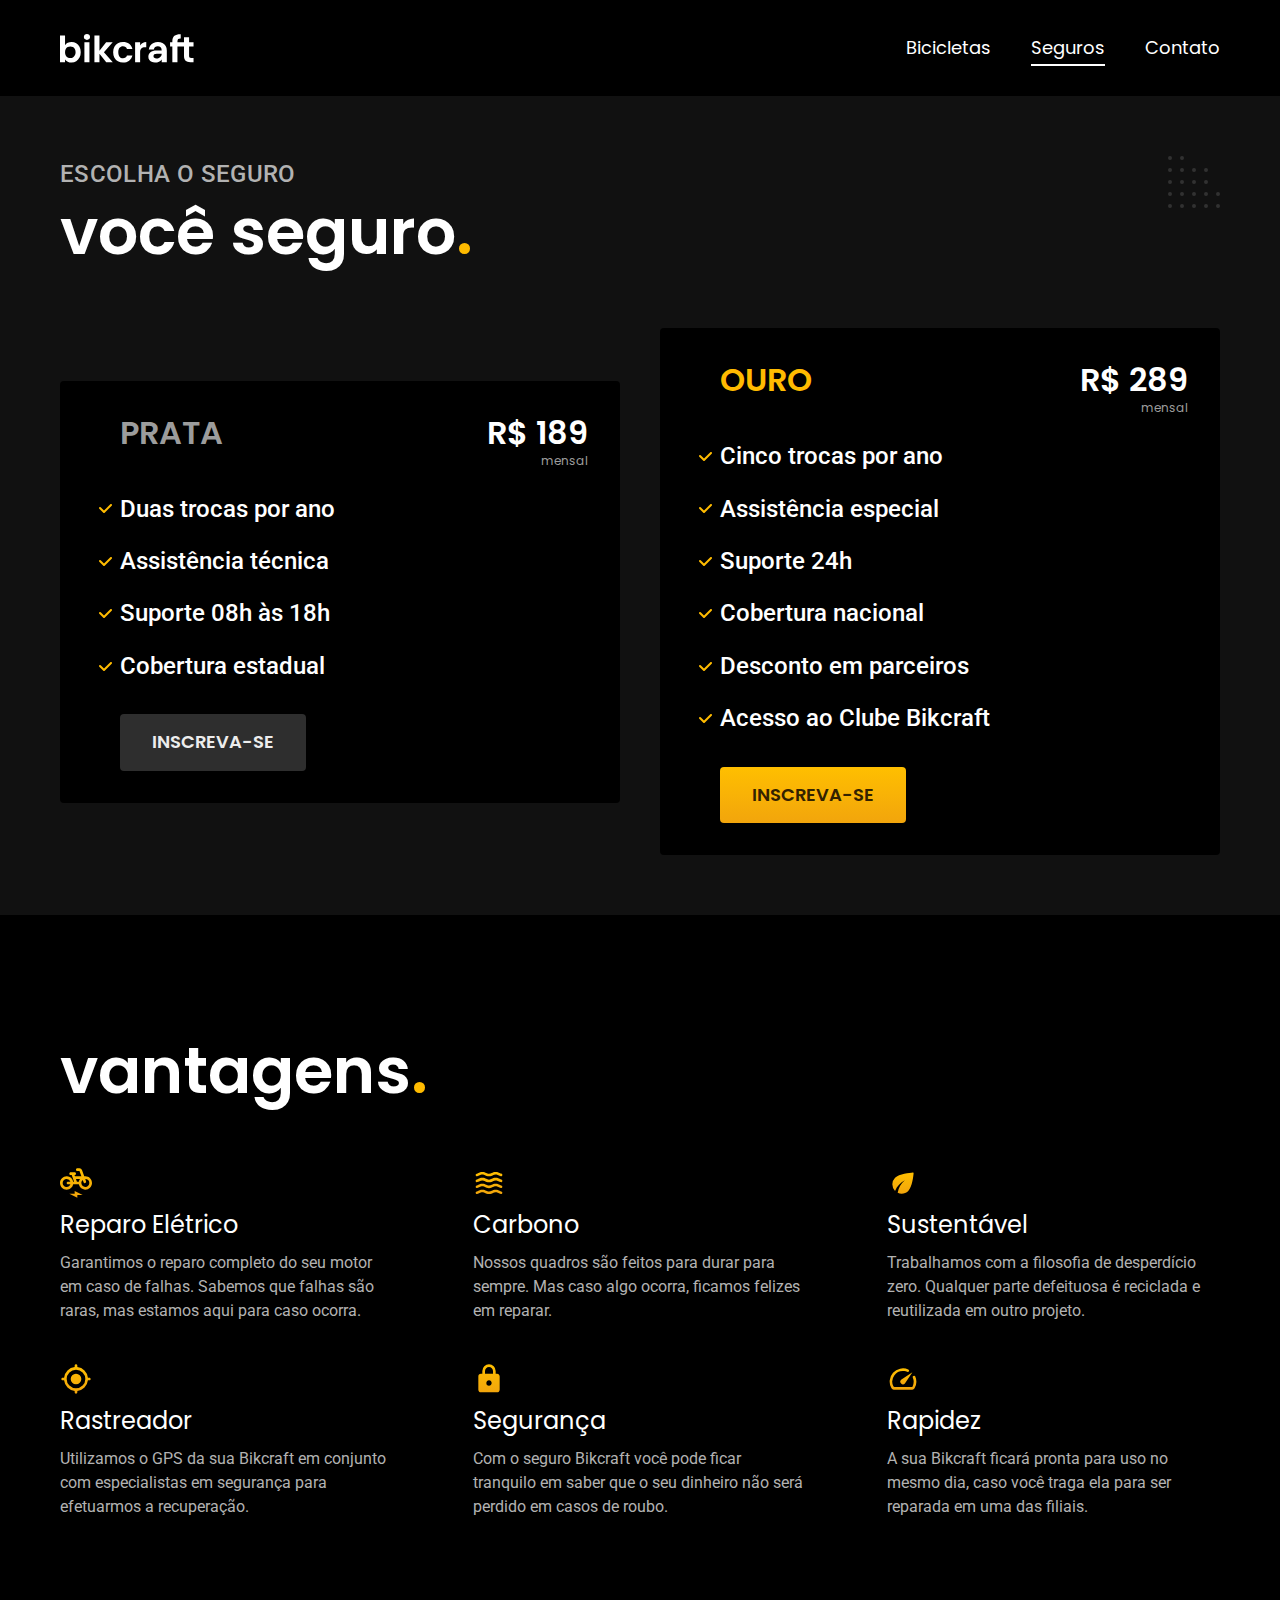
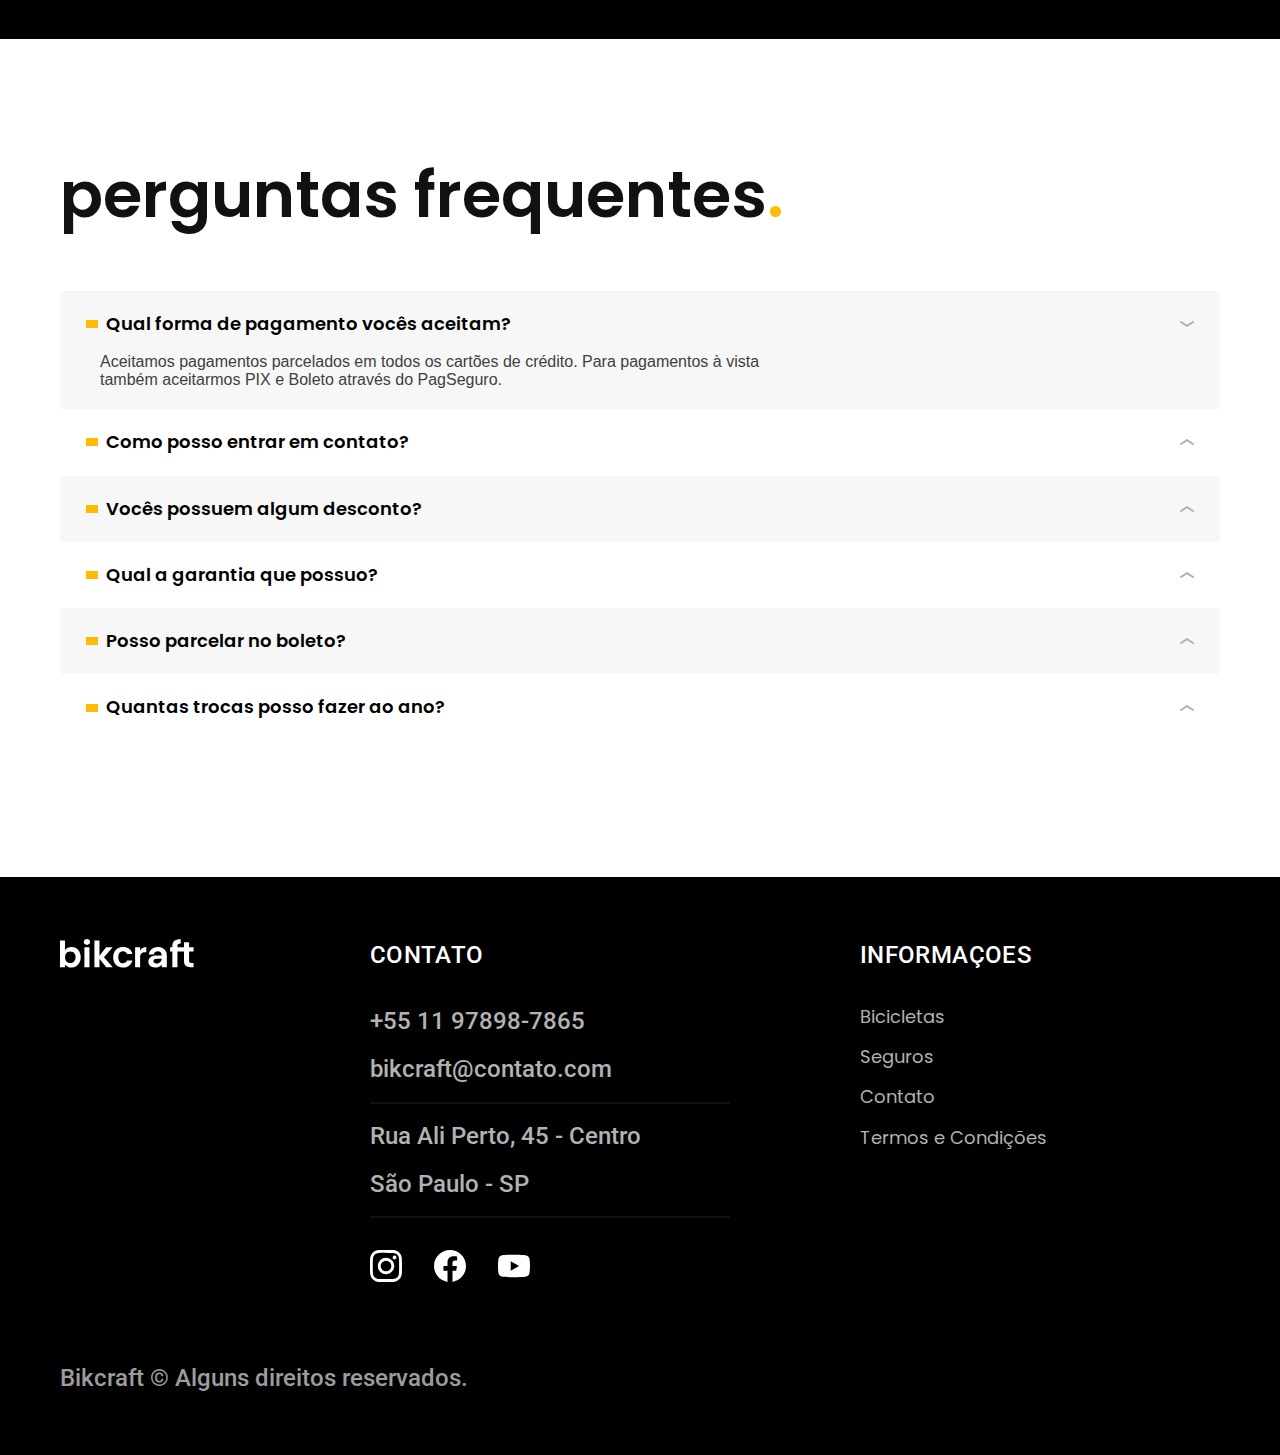
<file: seguros.html>
<!DOCTYPE html>
<html lang="pt-br">

<head>
  <meta charset="UTF-8">
  <!-- <meta http-equiv="X-UA-Compatible" content="IE=edge"> -->
  <meta name="viewport" content="width=device-width, initial-scale=1.0">
  <title>Seguros | Bikcraft</title>
  <meta name="description" content="Termos e Condições.">

  <link rel="icon" href="./favicon.svg" type="image/svg+xml">
  <link rel="preload" href="./css/style.min.css" as="style">
  <link rel="stylesheet" href="./css/style.min.css">
  <script>document.documentElement.classList.add('js');</script>

  <link rel="preconnect" href="https://fonts.googleapis.com">
  <link rel="preconnect" href="https://fonts.gstatic.com" crossorigin>
  <link href="https://fonts.googleapis.com/css2?family=Poppins:wght@400;600&family=Roboto:wght@400;500&display=swap" rel="stylesheet">
  <link href="https://fonts.googleapis.com/css2?family=Merriweather:ital,wght@1,900&display=swap" rel="stylesheet">

</head>

<body id="seguros">
  <header class="header-bg">
    <div class="header container">
      <a href="./">
        <img src="./img/bikcraft.svg" alt="Bikcraft">
      </a>

      <nav aria-label="primaria">
        <ul class="header-menu font-p-m cor-0">
          <li><a href="./bicicletas.html">Bicicletas</a></li>
          <li><a href="./seguros.html">Seguros</a></li>
          <li><a href="./contato.html">Contato</a></li>
        </ul>
      </nav>
    </div>
  </header>

  <main class="seguros-bg">
    <div class="titulo-bg">
      <div class="titulo container">
        <p class="font-r-l-b cor-5">Escolha o seguro</p>
        <h1 class="font-p-xxl cor-0">você seguro<span class="cor-p1">.</span></h1>
      </div>
    </div>

    <div class="seguros container">
      <div class="seguros-item fadeInLeft" data-anime="200">
        <h3 class="font-p-xl cor-6">PRATA</h3>
        <span class="font-p-xl cor-0">R$ 189 <span class="font-p-xs cor-6">mensal</span></span>
        <ul class="font-r-m cor-0">
          <li>Duas trocas por ano</li>
          <li>Assistência técnica</li>
          <li>Suporte 08h às 18h</li>
          <li>Cobertura estadual</li>
        </ul>
        <a class="botao secundario" href="./orcamento.html?tipo=seguro&produto=prata">Inscreva-se</a>
      </div>

      <div class="seguros-item fadeInRight" data-anime="400">
        <h3 class="font-p-xl cor-p1">OURO</h3>
        <span class="font-p-xl cor-0">R$ 289 <span class="font-p-xs cor-6">mensal</span></span>
        <ul class="font-r-m cor-0">
          <li>Cinco trocas por ano</li>
          <li>Assistência especial</li>
          <li>Suporte 24h</li>
          <li>Cobertura nacional</li>
          <li>Desconto em parceiros</li>
          <li>Acesso ao Clube Bikcraft</li>
        </ul>
        <a class="botao" href="./orcamento.html?tipo=seguro&produto=ouro">Inscreva-se</a>
      </div>
    </div>
  </main>

  <article class="vantagens-bg">
    <div class="vantagens container">
      <h2 class="font-p-xxl cor-0">vantagens<span class="cor-p1">.</span></h2>
      <ul>
        <li>
          <img src="./img/icones/eletrica.svg" alt="">
          <h3 class="font-p-l cor-0">Reparo Elétrico</h3>
          <p class="font-r-s cor-5">Garantimos o reparo completo do seu motor em caso de falhas. Sabemos que falhas são raras, mas estamos aqui para caso ocorra.</p>
        </li>
        <li>
          <img src="./img/icones/carbono.svg" alt="">
          <h3 class="font-p-l cor-0">Carbono</h3>
          <p class="font-r-s cor-5">Nossos quadros são feitos para durar para sempre. Mas caso algo ocorra, ficamos felizes em reparar.</p>
        </li>
        <li>
          <img src="./img/icones/sustentavel.svg" alt="">
          <h3 class="font-p-l cor-0">Sustentável</h3>
          <p class="font-r-s cor-5">Trabalhamos com a filosofia de desperdício zero. Qualquer parte defeituosa é reciclada e reutilizada em outro projeto.</p>
        </li>
        <li>
          <img src="./img/icones/rastreador.svg" alt="">
          <h3 class="font-p-l cor-0">Rastreador</h3>
          <p class="font-r-s cor-5">Utilizamos o GPS da sua Bikcraft em conjunto com especialistas em segurança para efetuarmos a recuperação.</p>
        </li>
        <li>
          <img src="./img/icones/seguro.svg" alt="">
          <h3 class="font-p-l cor-0">Segurança</h3>
          <p class="font-r-s cor-5">Com o seguro Bikcraft você pode ficar tranquilo em saber que o seu dinheiro não será perdido em casos de roubo.</p>
        </li>
        <li>
          <img src="./img/icones/velocidade.svg" alt="">
          <h3 class="font-p-l cor-0">Rapidez</h3>
          <p class="font-r-s cor-5">A sua Bikcraft ficará pronta para uso no mesmo dia, caso você traga ela para ser reparada em uma das filiais.</p>
        </li>
      </ul>
    </div>
  </article>

  <article class="perguntas container">
    <h2 class="font-p-xxl">perguntas frequentes<span class="cor-p1">.</span></h2>

    <dl>
      <div>
        <dt><button class="font-p-m-b" aria-controls="pergunta1" aria-expanded="true">Qual forma de pagamento vocês aceitam?</button></dt>
        <dd id="pergunta1" class="font-2-s cor-9 ativa">Aceitamos pagamentos parcelados em todos os cartões de crédito. Para pagamentos à vista também aceitarmos PIX e Boleto através do PagSeguro.</dd>
      </div>
      <div>
        <dt><button class="font-p-m-b" aria-controls="pergunta2" aria-expanded="false">Como posso entrar em contato?</button></dt>
        <dd id="pergunta2" class="font-2-s cor-9">Aceitamos pagamentos parcelados em todos os cartões de crédito. Para pagamentos à vista também aceitarmos PIX e Boleto através do PagSeguro.</dd>
      </div>
      <div>
        <dt><button class="font-p-m-b" aria-controls="pergunta3" aria-expanded="false">Vocês possuem algum desconto?</button></dt>
        <dd id="pergunta3" class="font-2-s cor-9">Aceitamos pagamentos parcelados em todos os cartões de crédito. Para pagamentos à vista também aceitarmos PIX e Boleto através do PagSeguro.</dd>
      </div>
      <div>
        <dt><button class="font-p-m-b" aria-controls="pergunta4" aria-expanded="false">Qual a garantia que possuo?</button></dt>
        <dd id="pergunta4" class="font-2-s cor-9">Aceitamos pagamentos parcelados em todos os cartões de crédito. Para pagamentos à vista também aceitarmos PIX e Boleto através do PagSeguro.</dd>
      </div>
      <div>
        <dt><button class="font-p-m-b" aria-controls="pergunta5" aria-expanded="false">Posso parcelar no boleto?</button></dt>
        <dd id="pergunta5" class="font-2-s cor-9">Aceitamos pagamentos parcelados em todos os cartões de crédito. Para pagamentos à vista também aceitarmos PIX e Boleto através do PagSeguro.</dd>
      </div>
      <div>
        <dt><button class="font-p-m-b" aria-controls="pergunta6" aria-expanded="false">Quantas trocas posso fazer ao ano?</button></dt>
        <dd id="pergunta6" class="font-2-s cor-9">Aceitamos pagamentos parcelados em todos os cartões de crédito. Para pagamentos à vista também aceitarmos PIX e Boleto através do PagSeguro.</dd>
      </div>
    </dl>
  </article>

  <footer class="footer-bg">
    <div class="footer container">
      <img src="./img/bikcraft.svg" alt="">
      <div class="footer-contato">
        <h3 class="font-r-l-b cor-0">Contato</h3>
        <ul class="font-r-m cor-5">
          <li><a href="tel:+5511978987865">+55 11 97898-7865</a></li>
          <li><a href="mailto:bikcraft@contato.com">bikcraft@contato.com</a></li>
          <li>Rua Ali Perto, 45 - Centro</li>
          <li>São Paulo - SP</li>
        </ul>
        <div class="footer-redes">
          <a href="./">
            <img src="./img/redes/instagram.svg" alt="Instagram">
          </a>
          <a href="./">
            <img src="./img/redes/facebook.svg" alt="Facebook">
          </a>
          <a href="./">
            <img src="./img/redes/youtube.svg" alt="Youtube">
          </a>
        </div>
      </div>
      <div class="footer-informacoes">
        <h3 class="font-r-l-b cor-0">Informaçoes</h3>
        <nav>
          <ul class="font-p-m cor-5">
            <li><a href="./bicicletas.html">Bicicletas</a></li>
            <li><a href="./seguros.html">Seguros</a></li>
            <li><a href="./contato.html">Contato</a></li>
            <li><a href="./termos.html">Termos e Condições</a></li>
          </ul>
        </nav>
      </div>
      <p class="footer-copy font-r-m cor-6">Bikcraft © Alguns direitos reservados.</p>
    </div>
  </footer>

  <script src="./js/plugins/simple-anime.js"></script>
  <script src="./js/script.js"></script>
</body>

</html>
</file>
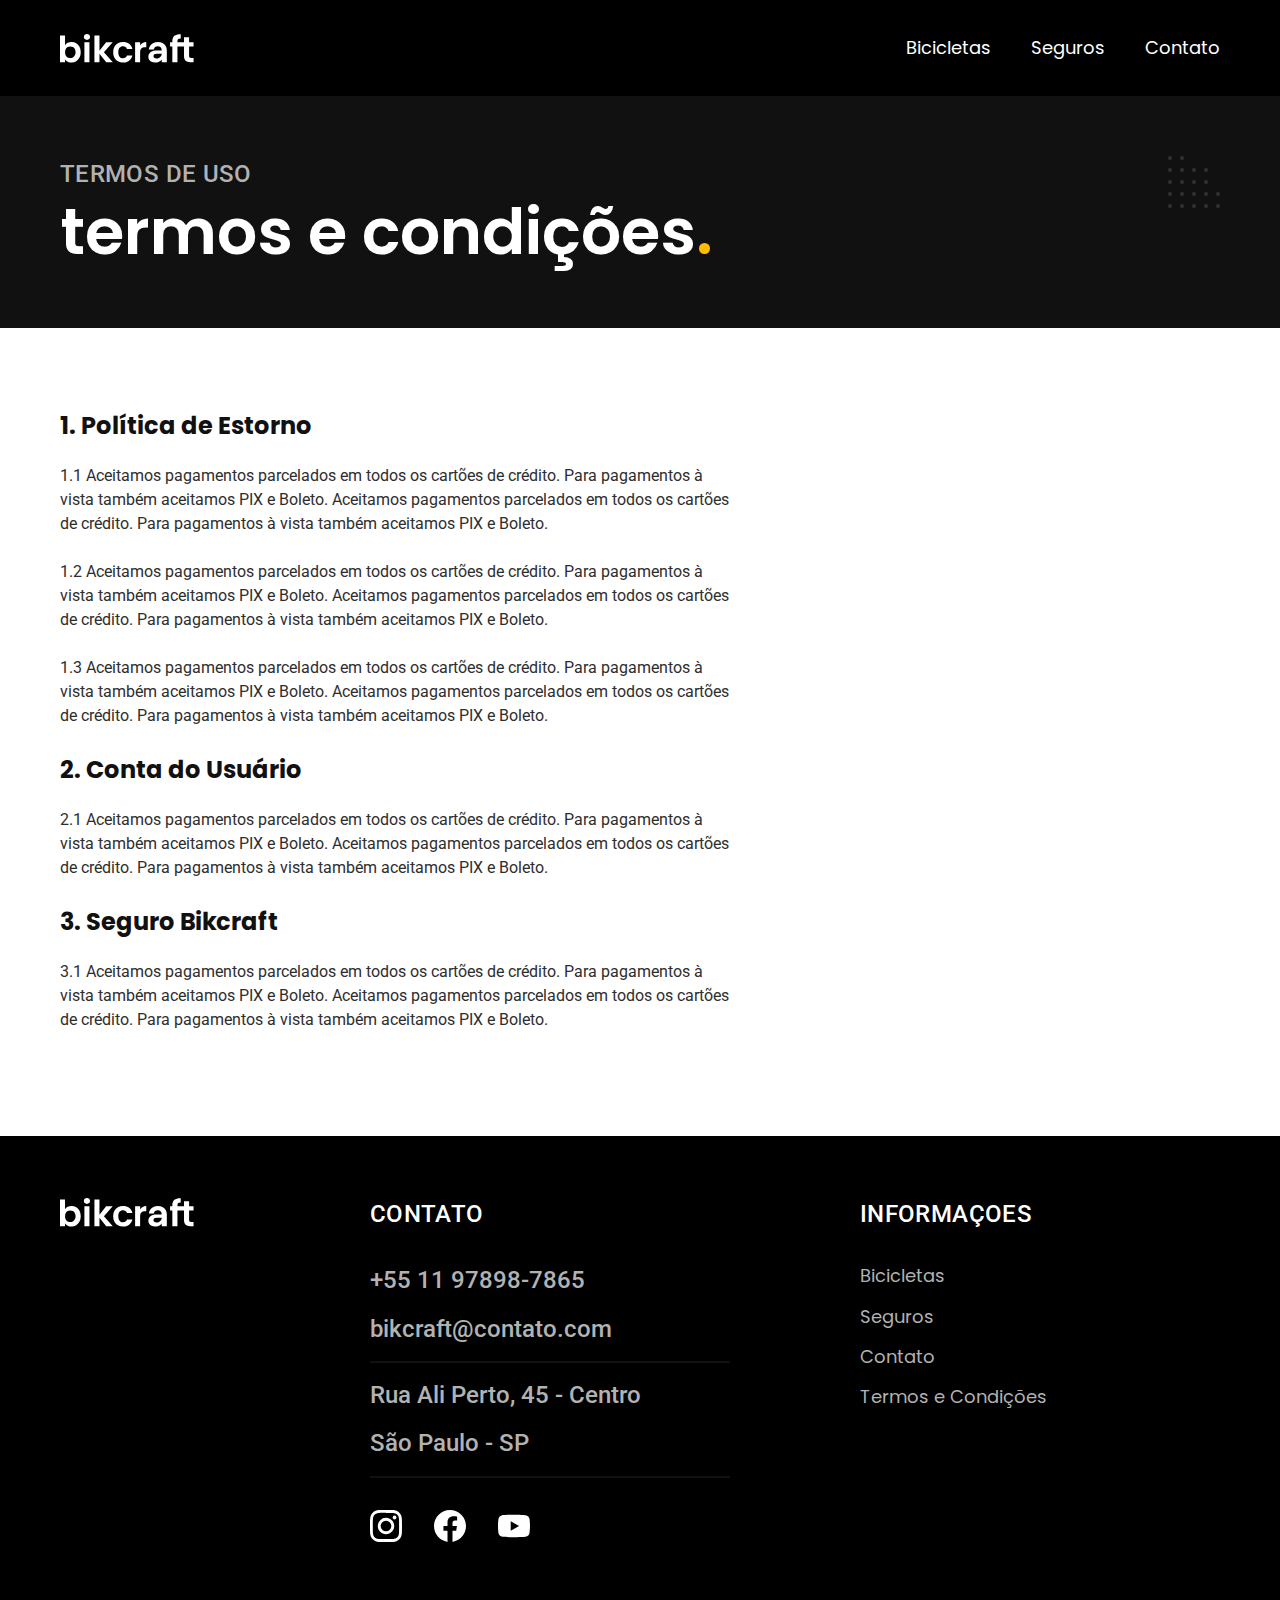
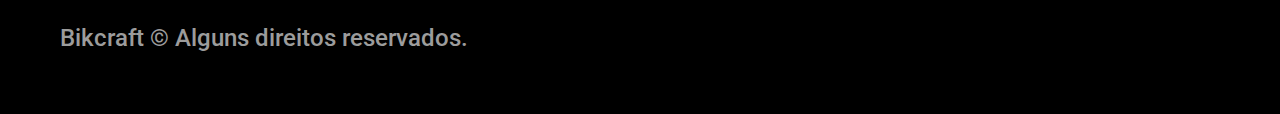
<file: termos.html>
<!DOCTYPE html>
<html lang="pt-br">

<head>
  <meta charset="UTF-8">
  <!-- <meta http-equiv="X-UA-Compatible" content="IE=edge"> -->
  <meta name="viewport" content="width=device-width, initial-scale=1.0">
  <title>Termos e Condições | Bikcraft</title>
  <meta name="description" content="Termos e Condições.">

  <link rel="icon" href="./favicon.svg" type="image/svg+xml">
  <link rel="preload" href="./css/style.min.css" as="style">
  <link rel="stylesheet" href="./css/style.min.css">
  <script>document.documentElement.classList.add('js');</script>

  <link rel="preconnect" href="https://fonts.googleapis.com">
  <link rel="preconnect" href="https://fonts.gstatic.com" crossorigin>
  <link href="https://fonts.googleapis.com/css2?family=Poppins:wght@400;600&family=Roboto:wght@400;500&display=swap" rel="stylesheet">
  <link href="https://fonts.googleapis.com/css2?family=Merriweather:ital,wght@1,900&display=swap" rel="stylesheet">

</head>

<body id="termos">
  <header class="header-bg">
    <div class="header container">
      <a href="./">
        <img src="./img/bikcraft.svg" alt="Bikcraft">
      </a>

      <nav aria-label="primaria">
        <ul class="header-menu font-p-m cor-0">
          <li><a href="./bicicletas.html">Bicicletas</a></li>
          <li><a href="./seguros.html">Seguros</a></li>
          <li><a href="./contato.html">Contato</a></li>
        </ul>
      </nav>
    </div>
  </header>

  <main>
    <div class="titulo-bg">
      <div class="titulo container">
        <p class="font-r-l-b cor-5">Termos de uso</p>
        <h1 class="font-p-xxl cor-0">termos e condições<span class="cor-p1">.</span></h1>
      </div>
    </div>
  </main>

  <div class="termos font-r-s cor-10 container">
    <h2 class="font-p-l cor-11">1. Política de Estorno</h2>
    <p>1.1 Aceitamos pagamentos parcelados em todos os cartões de crédito. Para pagamentos à vista também aceitamos PIX e Boleto. Aceitamos pagamentos parcelados em todos os cartões de crédito. Para pagamentos à vista também aceitamos PIX e Boleto.</p>
    <p>1.2 Aceitamos pagamentos parcelados em todos os cartões de crédito. Para pagamentos à vista também aceitamos PIX e Boleto. Aceitamos pagamentos parcelados em todos os cartões de crédito. Para pagamentos à vista também aceitamos PIX e Boleto.</p>
    <p>1.3 Aceitamos pagamentos parcelados em todos os cartões de crédito. Para pagamentos à vista também aceitamos PIX e Boleto. Aceitamos pagamentos parcelados em todos os cartões de crédito. Para pagamentos à vista também aceitamos PIX e Boleto.</p>
    <h2 class="font-p-l cor-11">2. Conta do Usuário</h2>
    <p>2.1 Aceitamos pagamentos parcelados em todos os cartões de crédito. Para pagamentos à vista também aceitamos PIX e Boleto. Aceitamos pagamentos parcelados em todos os cartões de crédito. Para pagamentos à vista também aceitamos PIX e Boleto.</p>
    <h2 class="font-p-l cor-11">3. Seguro Bikcraft</h2>
    <p>3.1 Aceitamos pagamentos parcelados em todos os cartões de crédito. Para pagamentos à vista também aceitamos PIX e Boleto. Aceitamos pagamentos parcelados em todos os cartões de crédito. Para pagamentos à vista também aceitamos PIX e Boleto.</p>

  </div>

  <footer class="footer-bg">
    <div class="footer container">
      <img src="./img/bikcraft.svg" alt="">
      <div class="footer-contato">
        <h3 class="font-r-l-b cor-0">Contato</h3>
        <ul class="font-r-m cor-5">
          <li><a href="tel:+5511978987865">+55 11 97898-7865</a></li>
          <li><a href="mailto:bikcraft@contato.com">bikcraft@contato.com</a></li>
          <li>Rua Ali Perto, 45 - Centro</li>
          <li>São Paulo - SP</li>
        </ul>
        <div class="footer-redes">
          <a href="./">
            <img src="./img/redes/instagram.svg" alt="Instagram">
          </a>
          <a href="./">
            <img src="./img/redes/facebook.svg" alt="Facebook">
          </a>
          <a href="./">
            <img src="./img/redes/youtube.svg" alt="Youtube">
          </a>
        </div>
      </div>
      <div class="footer-informacoes">
        <h3 class="font-r-l-b cor-0">Informaçoes</h3>
        <nav>
          <ul class="font-p-m cor-5">
            <li><a href="./bicicletas.html">Bicicletas</a></li>
            <li><a href="./seguros.html">Seguros</a></li>
            <li><a href="./contato.html">Contato</a></li>
            <li><a href="./termos.html">Termos e Condições</a></li>
          </ul>
        </nav>
      </div>
      <p class="footer-copy font-r-m cor-6">Bikcraft © Alguns direitos reservados.</p>
    </div>
  </footer>

  <script src="./js/script.js"></script>
</body>

</html>
</file>
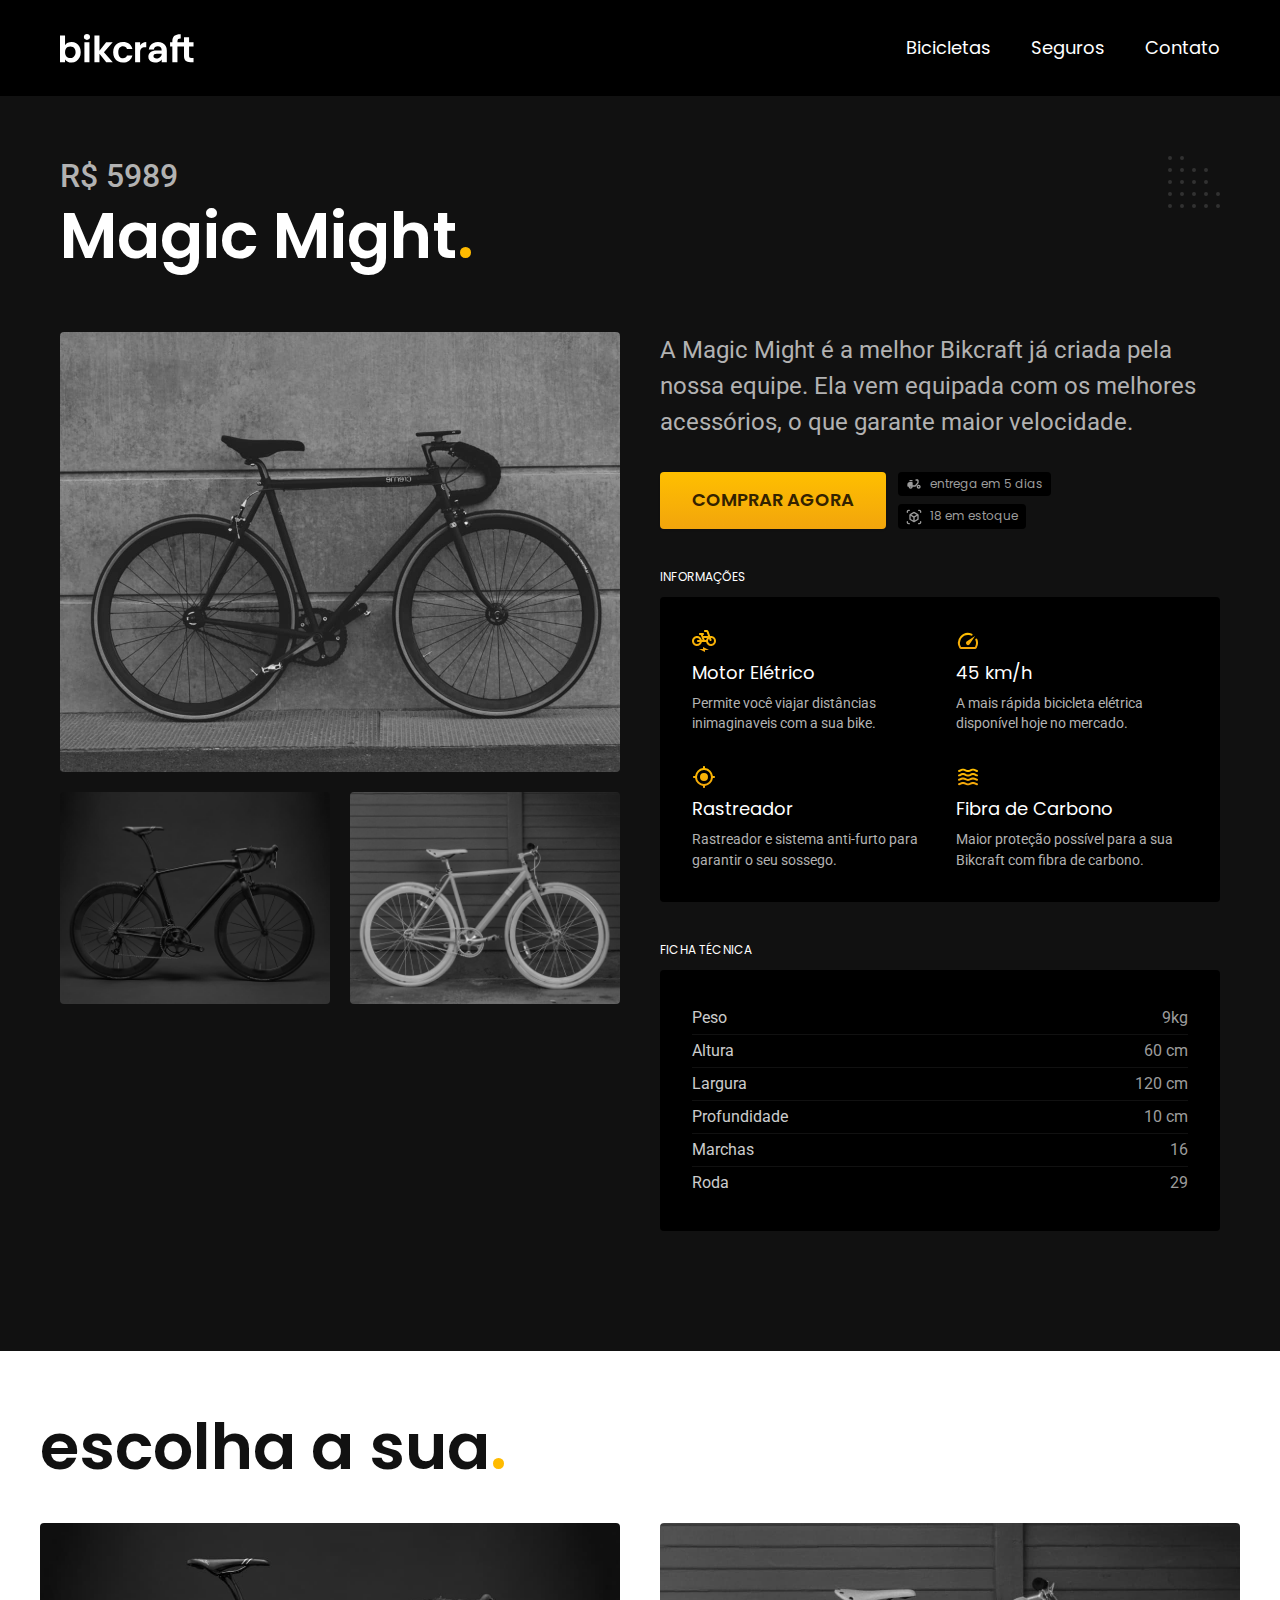
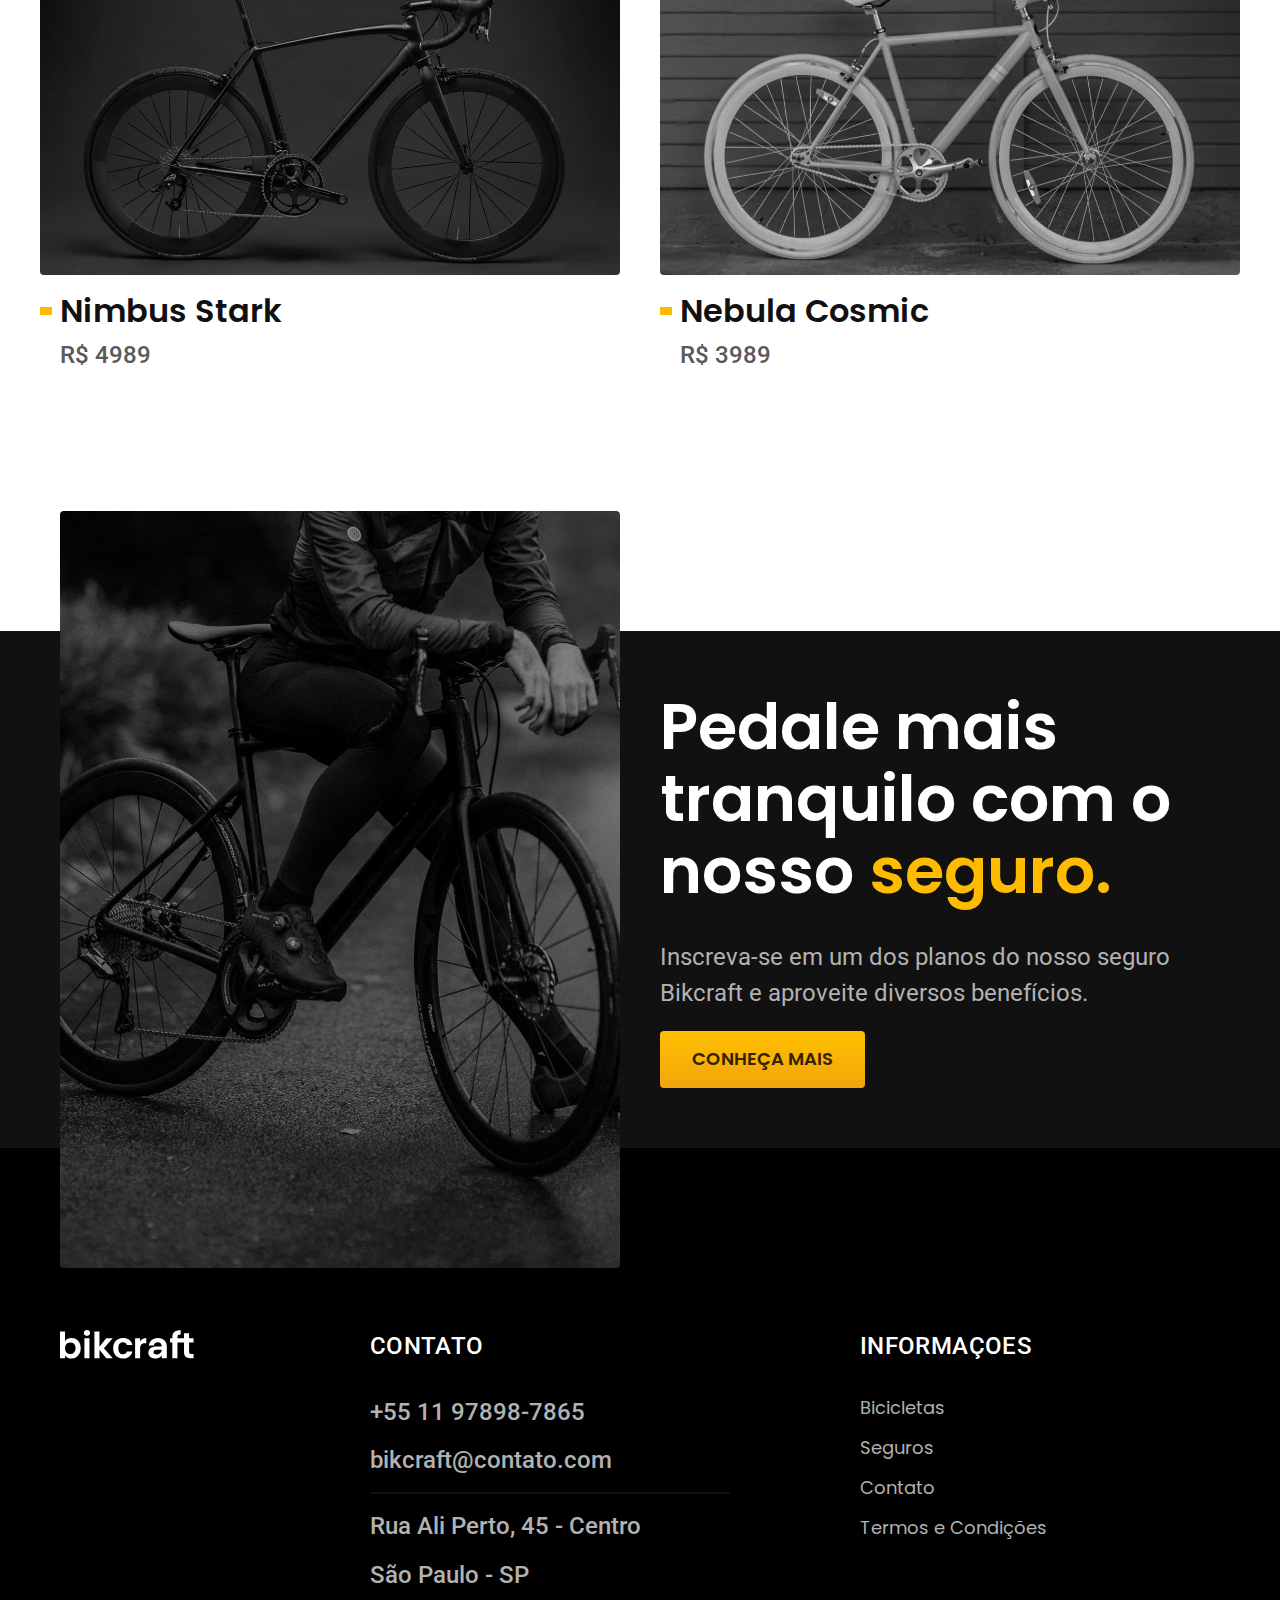
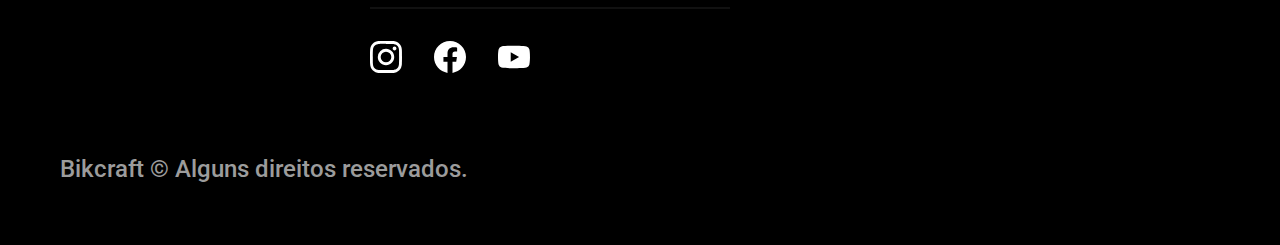
<file: bicicletas/magic.html>
<!DOCTYPE html>
<html lang="pt-br">

<head>
  <meta charset="UTF-8">
  <!-- <meta http-equiv="X-UA-Compatible" content="IE=edge"> -->
  <meta name="viewport" content="width=device-width, initial-scale=1.0">
  <title>Magic | Bikcraft</title>
  <meta name="description" content="Termos e Condições.">

  <link rel="icon" href="../favicon.svg" type="image/svg+xml">
  <link rel="preload" href="../css/style.min.css" as="style">
  <link rel="stylesheet" href="../css/style.min.css">
  <script>document.documentElement.classList.add('js');</script>

  <link rel="preconnect" href="https://fonts.googleapis.com">
  <link rel="preconnect" href="https://fonts.gstatic.com" crossorigin>
  <link href="https://fonts.googleapis.com/css2?family=Poppins:wght@400;600&family=Roboto:wght@400;500&display=swap" rel="stylesheet">
  <link href="https://fonts.googleapis.com/css2?family=Merriweather:ital,wght@1,900&display=swap" rel="stylesheet">

</head>

<body id="bicicleta">
  <header class="header-bg">
    <div class="header container">
      <a href="../">
        <img src="../img/bikcraft.svg" alt="Bikcraft">
      </a>

      <nav aria-label="primaria">
        <ul class="header-menu font-p-m cor-0">
          <li><a href="../bicicletas.html">Bicicletas</a></li>
          <li><a href="../seguros.html">Seguros</a></li>
          <li><a href="../contato.html">Contato</a></li>
        </ul>
      </nav>
    </div>
  </header>

  <main class="titulo-bg">
    <div>
      <div class="titulo container">
        <p class="font-r-xl cor-5">R$ 5989</p>
        <h1 class="font-p-xxl cor-0">Magic Might<span class="cor-p1">.</span></h1>
      </div>
    </div>

    <div class="bicicleta container">
      <div class="bicicleta-imagens">
        <img src="../img/bicicleta/nimbus2.jpg" alt="Bicicleta 1">
        <img src="../img/bicicleta/nimbus1.jpg" alt="Bicicleta 2">
        <img src="../img/bicicleta/nimbus3.jpg" alt="Bicicleta 3">
      </div>
      <div class="bicicleta-conteudo">
        <p class="font-r-l cor-5">A Magic Might é a melhor Bikcraft já criada pela nossa equipe. Ela vem equipada com os melhores acessórios, o que garante maior velocidade.</p>
        <div class="bicicleta-comprar">
          <a class="botao" href="../orcamento.html?tipo=bikcraft&produto=magic">Comprar Agora</a>
          <span class="font-p-xs cor-6"><img src="../img/icones/entrega.svg" alt="">entrega em 5 dias</span>
          <span class="font-p-xs cor-6"><img src="../img/icones/estoque.svg" alt="">18 em estoque</span>
        </div>
        <h2 class="font-p-xs cor-0">Informações</h2>
        <ul class="bicicleta-informacoes">
          <li>
            <img src="../img/icones/eletrica.svg" alt="">
            <h3 class="font-p-m cor-0">Motor Elétrico</h3>
            <p class="font-r-xs cor-5">Permite você viajar distâncias inimaginaveis com a sua bike.</p>
          </li>
          <li>
            <img src="../img/icones/velocidade.svg" alt="">
            <h3 class="font-p-m cor-0">45 km/h</h3>
            <p class="font-r-xs cor-5">A mais rápida bicicleta elétrica disponível hoje no mercado.</p>
          </li>
          <li>
            <img src="../img/icones/rastreador.svg" alt="">
            <h3 class="font-p-m cor-0">Rastreador</h3>
            <p class="font-r-xs cor-5">Rastreador e sistema anti-furto para garantir o seu sossego.</p>
          </li>
          <li>
            <img src="../img/icones/carbono.svg" alt="">
            <h3 class="font-p-m cor-0">Fibra de Carbono</h3>
            <p class="font-r-xs cor-5">Maior proteção possível para a sua Bikcraft com fibra de carbono.</p>
          </li>
        </ul>
        <h2 class="font-p-xs cor-0">Ficha Técnica</h2>
        <ul class="bicicleta-ficha font-r-s cor-4">
          <li>Peso <span>9kg</span></li>
          <li>Altura <span>60 cm</span></li>
          <li>Largura <span>120 cm</span></li>
          <li>Profundidade <span>10 cm</span></li>
          <li>Marchas <span>16</span></li>
          <li>Roda <span>29</span></li>
        </ul>
      </div>

    </div>
  </main>

  <article class="bicicletas-lista container">
    <h2 class="font-p-xxl">escolha a sua<span class="cor-p1">.</span></h2>
    <ul>
      <li>
        <a href="../bicicletas/nimbus.html">
          <img src="../img/bicicletas/nimbus.jpg" alt="Bicicleta preta">
          <h3 class="font-p-xl">Nimbus Stark</h3>
          <span class="font-r-m cor-8">R$ 4989</span>
        </a>
      </li>

      <li>
        <a href="../bicicletas/nebula.html">
          <img src="../img/bicicletas/nebula.jpg" alt="Bicicleta preta">
          <h3 class="font-p-xl">Nebula Cosmic</h3>
          <span class="font-r-m cor-8">R$ 3989</span>
        </a>
      </li>
    </ul>
  </article>

  <article class="seguro-bg">
    <div class="seguro container">
      <div class="seguro-imagem">
        <img src="../img/fotos/seguros.jpg" alt="Pessoa parada em cima de uma bicicleta.">
      </div>
      <div class="seguro-conteudo">
        <h2 class="font-p-xxl cor-0">Pedale mais tranquilo com o nosso <span class="cor-p1">seguro.</span></h2>
        <p class="font-r-l cor-5">Inscreva-se em um dos planos do nosso seguro Bikcraft e aproveite diversos benefícios.</p>
        <a class="botao" href="../seguros.html">Conheça Mais</a>
      </div>
    </div>
  </article>

  <footer class="footer-bg">
    <div class="footer container">
      <img src="../img/bikcraft.svg" alt="">
      <div class="footer-contato">
        <h3 class="font-r-l-b cor-0">Contato</h3>
        <ul class="font-r-m cor-5">
          <li><a href="tel:+5511978987865">+55 11 97898-7865</a></li>
          <li><a href="mailto:bikcraft@contato.com">bikcraft@contato.com</a></li>
          <li>Rua Ali Perto, 45 - Centro</li>
          <li>São Paulo - SP</li>
        </ul>
        <div class="footer-redes">
          <a href="../">
            <img src="../img/redes/instagram.svg" alt="Instagram">
          </a>
          <a href="./">
            <img src="../img/redes/facebook.svg" alt="Facebook">
          </a>
          <a href="./">
            <img src="../img/redes/youtube.svg" alt="Youtube">
          </a>
        </div>
      </div>
      <div class="footer-informacoes">
        <h3 class="font-r-l-b cor-0">Informaçoes</h3>
        <nav>
          <ul class="font-p-m cor-5">
            <li><a href="../bicicletas.html">Bicicletas</a></li>
            <li><a href="../seguros.html">Seguros</a></li>
            <li><a href="../contato.html">Contato</a></li>
            <li><a href="../termos.html">Termos e Condições</a></li>
          </ul>
        </nav>
      </div>
      <p class="footer-copy font-r-m cor-6">Bikcraft © Alguns direitos reservados.</p>
    </div>
  </footer>

  <script src="../js/script.js"></script>
</body>

</html>
</file>
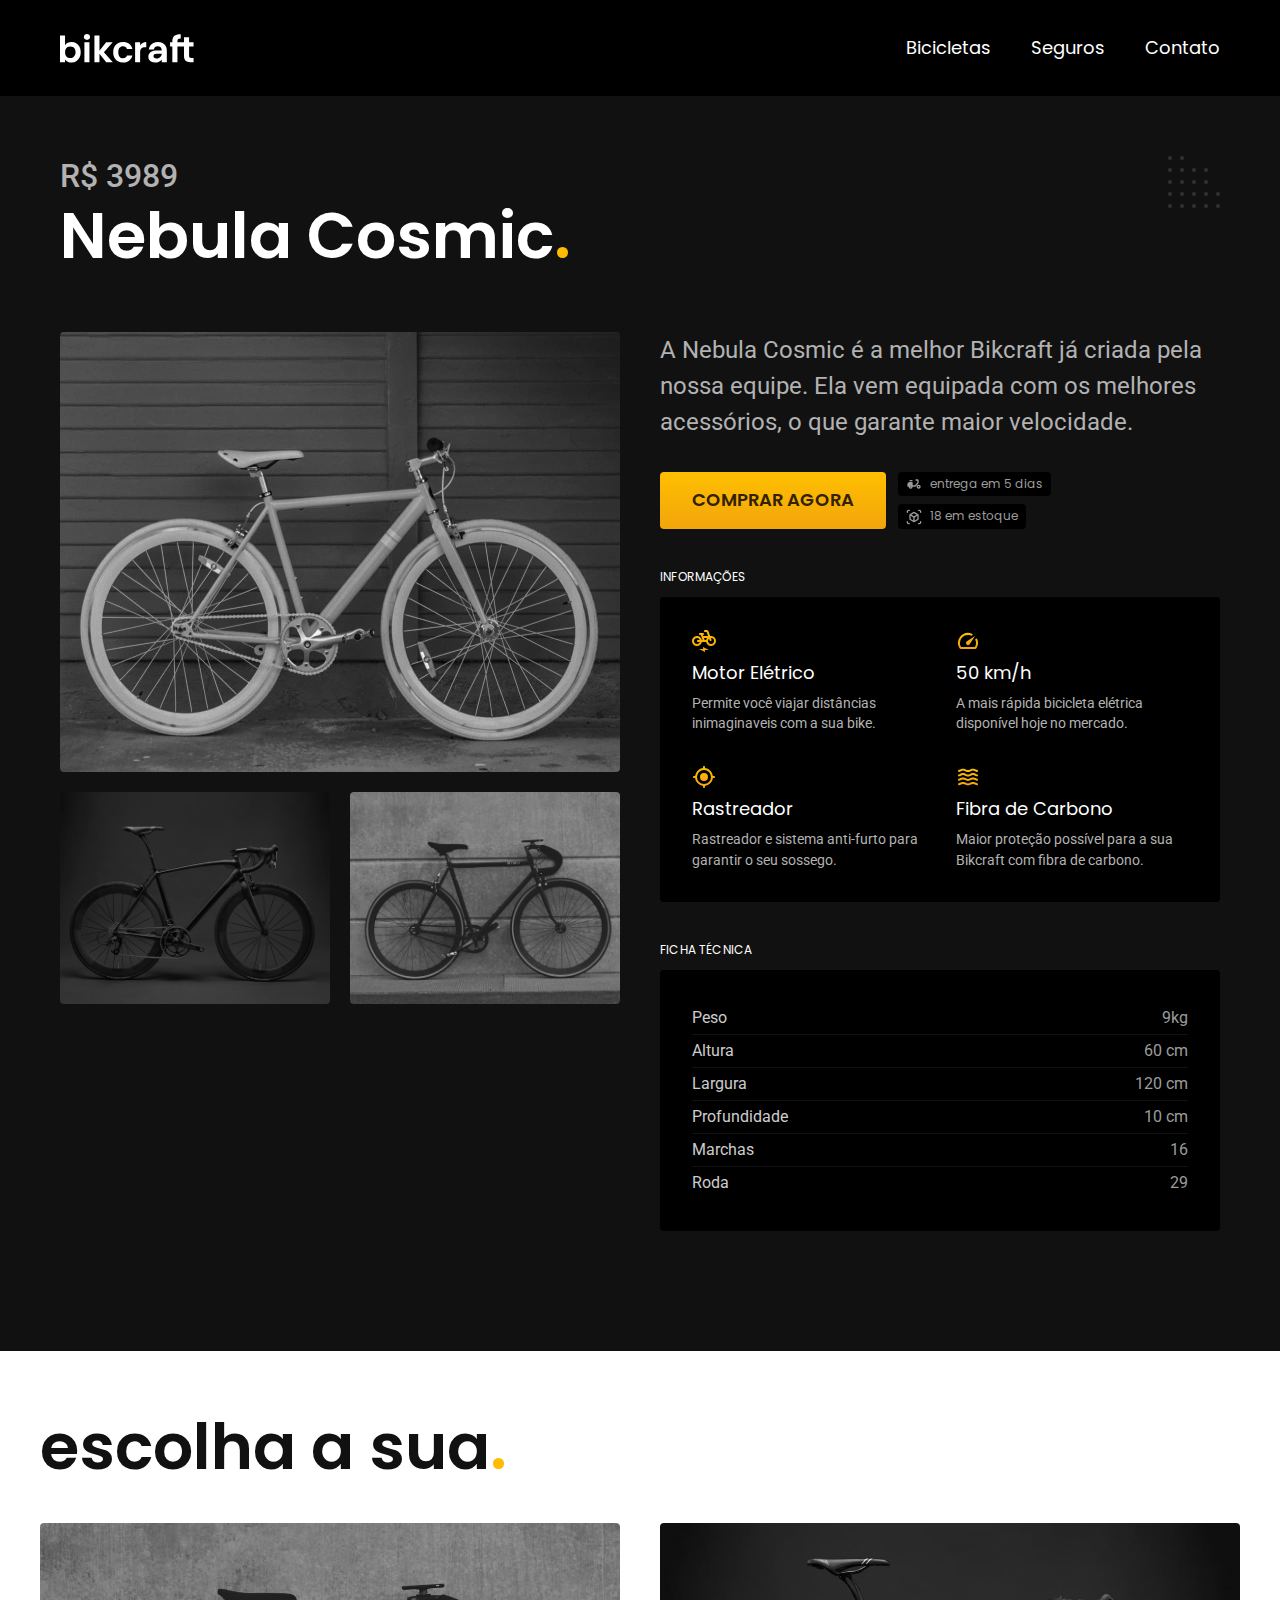
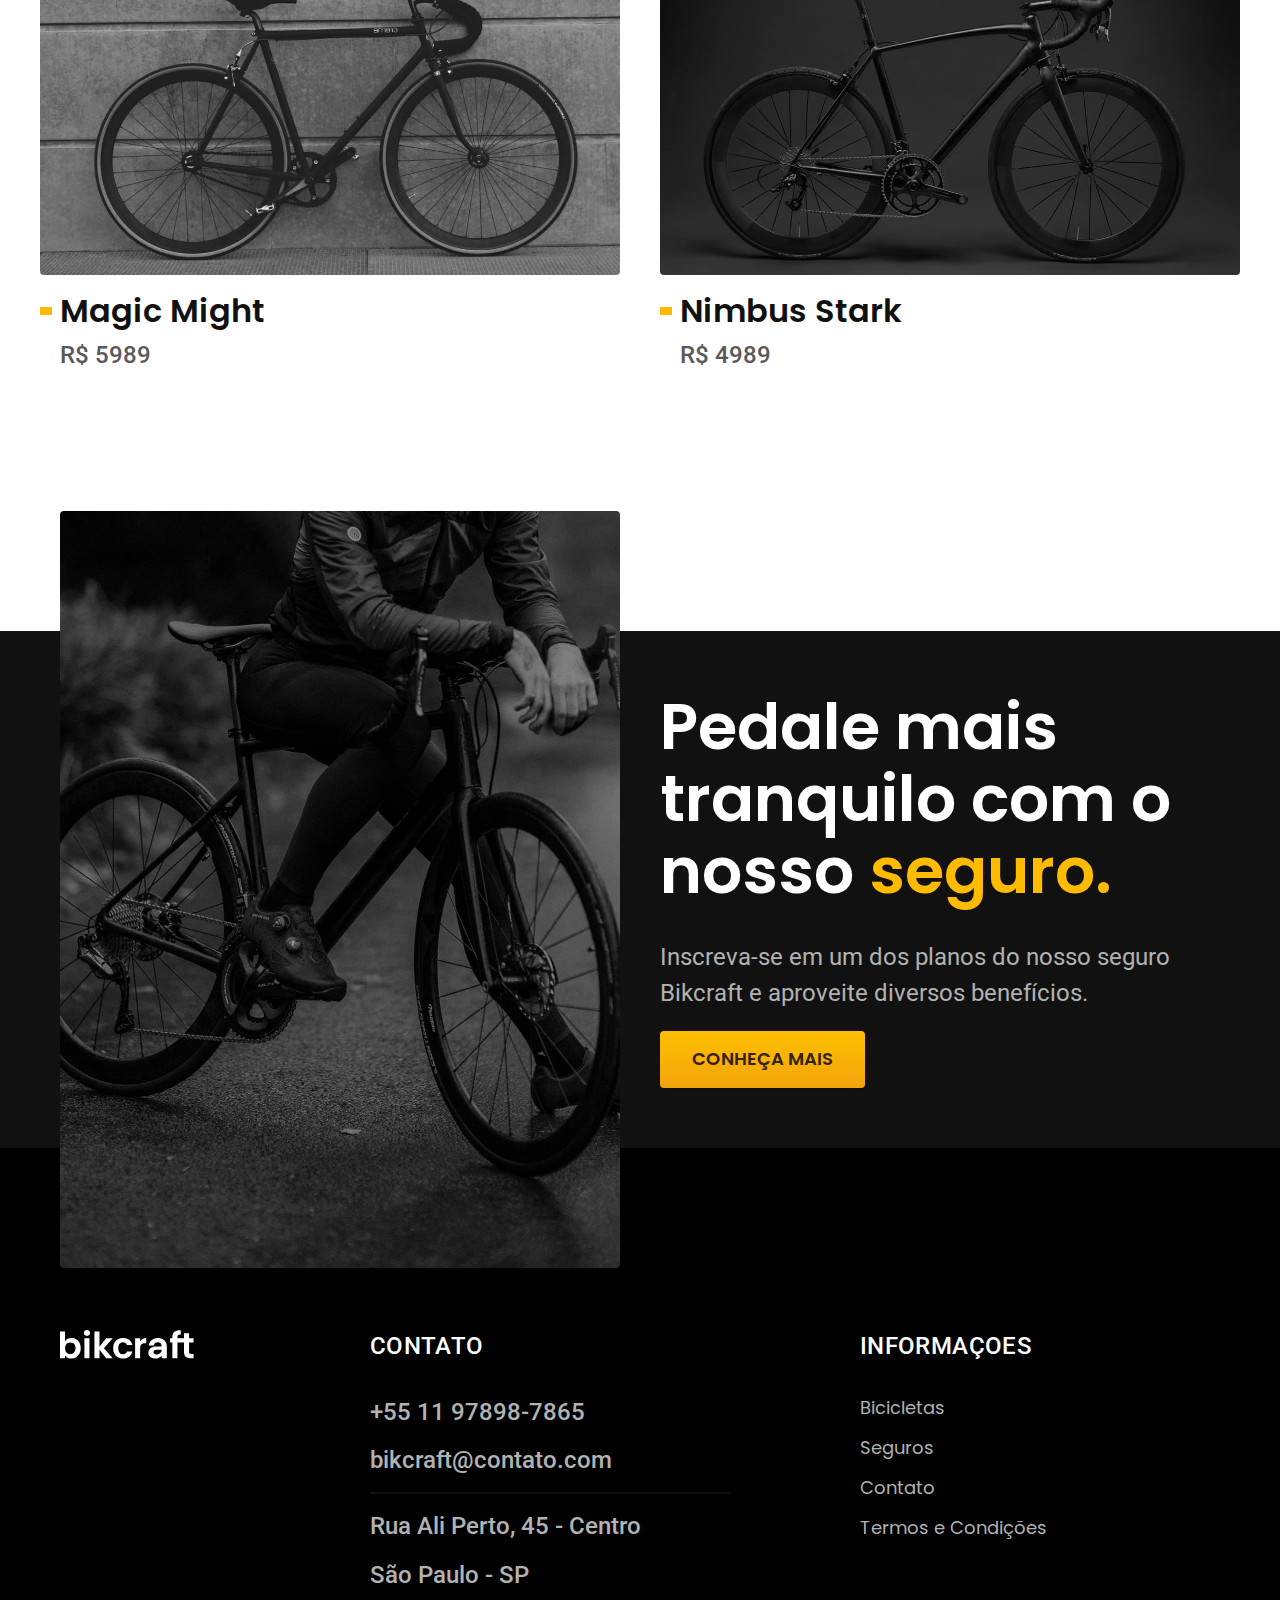
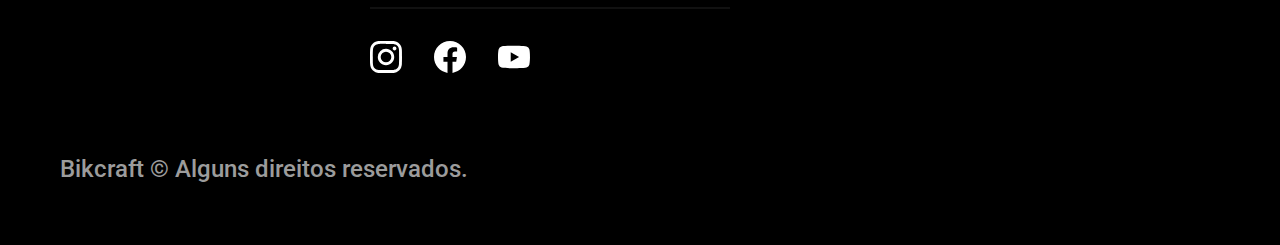
<file: bicicletas/nebula.html>
<!DOCTYPE html>
<html lang="pt-br">

<head>
  <meta charset="UTF-8">
  <!-- <meta http-equiv="X-UA-Compatible" content="IE=edge"> -->
  <meta name="viewport" content="width=device-width, initial-scale=1.0">
  <title>Nebula | Bikcraft</title>
  <meta name="description" content="Termos e Condições.">

  <link rel="icon" href="../favicon.svg" type="image/svg+xml">
  <link rel="preload" href="../css/style.min.css" as="style">
  <link rel="stylesheet" href="../css/style.min.css">

  <link rel="preconnect" href="https://fonts.googleapis.com">
  <link rel="preconnect" href="https://fonts.gstatic.com" crossorigin>
  <link href="https://fonts.googleapis.com/css2?family=Poppins:wght@400;600&family=Roboto:wght@400;500&display=swap" rel="stylesheet">
  <link href="https://fonts.googleapis.com/css2?family=Merriweather:ital,wght@1,900&display=swap" rel="stylesheet">

  <script>document.documentElement.classList.add('js');</script>
</head>

<body id="bicicleta">
  <header class="header-bg">
    <div class="header container">
      <a href="../">
        <img src="../img/bikcraft.svg" alt="Bikcraft">
      </a>

      <nav aria-label="primaria">
        <ul class="header-menu font-p-m cor-0">
          <li><a href="../bicicletas.html">Bicicletas</a></li>
          <li><a href="../seguros.html">Seguros</a></li>
          <li><a href="../contato.html">Contato</a></li>
        </ul>
      </nav>
    </div>
  </header>

  <main class="titulo-bg">
    <div>
      <div class="titulo container">
        <p class="font-r-xl cor-5">R$ 3989</p>
        <h1 class="font-p-xxl cor-0">Nebula Cosmic<span class="cor-p1">.</span></h1>
      </div>
    </div>

    <div class="bicicleta container">
      <div class="bicicleta-imagens">
        <img src="../img/bicicleta/nimbus3.jpg" alt="Bicicleta 1">
        <img src="../img/bicicleta/nimbus1.jpg" alt="Bicicleta 2">
        <img src="../img/bicicleta/nimbus2.jpg" alt="Bicicleta 3">
      </div>
      <div class="bicicleta-conteudo">
        <p class="font-r-l cor-5">A Nebula Cosmic é a melhor Bikcraft já criada pela nossa equipe. Ela vem equipada com os melhores acessórios, o que garante maior velocidade.</p>
        <div class="bicicleta-comprar">
          <a class="botao" href="../orcamento.html?tipo=bikcraft&produto=nebula">Comprar Agora</a>
          <span class="font-p-xs cor-6"><img src="../img/icones/entrega.svg" alt="">entrega em 5 dias</span>
          <span class="font-p-xs cor-6"><img src="../img/icones/estoque.svg" alt="">18 em estoque</span>
        </div>
        <h2 class="font-p-xs cor-0">Informações</h2>
        <ul class="bicicleta-informacoes">
          <li>
            <img src="../img/icones/eletrica.svg" alt="">
            <h3 class="font-p-m cor-0">Motor Elétrico</h3>
            <p class="font-r-xs cor-5">Permite você viajar distâncias inimaginaveis com a sua bike.</p>
          </li>
          <li>
            <img src="../img/icones/velocidade.svg" alt="">
            <h3 class="font-p-m cor-0">50 km/h</h3>
            <p class="font-r-xs cor-5">A mais rápida bicicleta elétrica disponível hoje no mercado.</p>
          </li>
          <li>
            <img src="../img/icones/rastreador.svg" alt="">
            <h3 class="font-p-m cor-0">Rastreador</h3>
            <p class="font-r-xs cor-5">Rastreador e sistema anti-furto para garantir o seu sossego.</p>
          </li>
          <li>
            <img src="../img/icones/carbono.svg" alt="">
            <h3 class="font-p-m cor-0">Fibra de Carbono</h3>
            <p class="font-r-xs cor-5">Maior proteção possível para a sua Bikcraft com fibra de carbono.</p>
          </li>
        </ul>
        <h2 class="font-p-xs cor-0">Ficha Técnica</h2>
        <ul class="bicicleta-ficha font-r-s cor-4">
          <li>Peso <span>9kg</span></li>
          <li>Altura <span>60 cm</span></li>
          <li>Largura <span>120 cm</span></li>
          <li>Profundidade <span>10 cm</span></li>
          <li>Marchas <span>16</span></li>
          <li>Roda <span>29</span></li>
        </ul>
      </div>

    </div>
  </main>

  <article class="bicicletas-lista container">
    <h2 class="font-p-xxl">escolha a sua<span class="cor-p1">.</span></h2>
    <ul>
      <li>
        <a href="../bicicletas/magic.html">
          <img src="../img/bicicletas/magic.jpg" alt="Bicicleta preta">
          <h3 class="font-p-xl">Magic Might</h3>
          <span class="font-r-m cor-8">R$ 5989</span>
        </a>
      </li>

      <li>
        <a href="../bicicletas/nimbus.html">
          <img src="../img/bicicletas/nimbus.jpg" alt="Bicicleta preta">
          <h3 class="font-p-xl">Nimbus Stark</h3>
          <span class="font-r-m cor-8">R$ 4989</span>
        </a>
      </li>
    </ul>
  </article>

  <article class="seguro-bg">
    <div class="seguro container">
      <div class="seguro-imagem">
        <img src="../img/fotos/seguros.jpg" alt="Pessoa parada em cima de uma bicicleta.">
      </div>
      <div class="seguro-conteudo">
        <h2 class="font-p-xxl cor-0">Pedale mais tranquilo com o nosso <span class="cor-p1">seguro.</span></h2>
        <p class="font-r-l cor-5">Inscreva-se em um dos planos do nosso seguro Bikcraft e aproveite diversos benefícios.</p>
        <a class="botao" href="../seguros.html">Conheça Mais</a>
      </div>
    </div>
  </article>

  <footer class="footer-bg">
    <div class="footer container">
      <img src="../img/bikcraft.svg" alt="">
      <div class="footer-contato">
        <h3 class="font-r-l-b cor-0">Contato</h3>
        <ul class="font-r-m cor-5">
          <li><a href="tel:+5511978987865">+55 11 97898-7865</a></li>
          <li><a href="mailto:bikcraft@contato.com">bikcraft@contato.com</a></li>
          <li>Rua Ali Perto, 45 - Centro</li>
          <li>São Paulo - SP</li>
        </ul>
        <div class="footer-redes">
          <a href="../">
            <img src="../img/redes/instagram.svg" alt="Instagram">
          </a>
          <a href="./">
            <img src="../img/redes/facebook.svg" alt="Facebook">
          </a>
          <a href="./">
            <img src="../img/redes/youtube.svg" alt="Youtube">
          </a>
        </div>
      </div>
      <div class="footer-informacoes">
        <h3 class="font-r-l-b cor-0">Informaçoes</h3>
        <nav>
          <ul class="font-p-m cor-5">
            <li><a href="../bicicletas.html">Bicicletas</a></li>
            <li><a href="../seguros.html">Seguros</a></li>
            <li><a href="../contato.html">Contato</a></li>
            <li><a href="../termos.html">Termos e Condições</a></li>
          </ul>
        </nav>
      </div>
      <p class="footer-copy font-r-m cor-6">Bikcraft © Alguns direitos reservados.</p>
    </div>
  </footer>

  <script src="../js/script.js"></script>
</body>

</html>
</file>
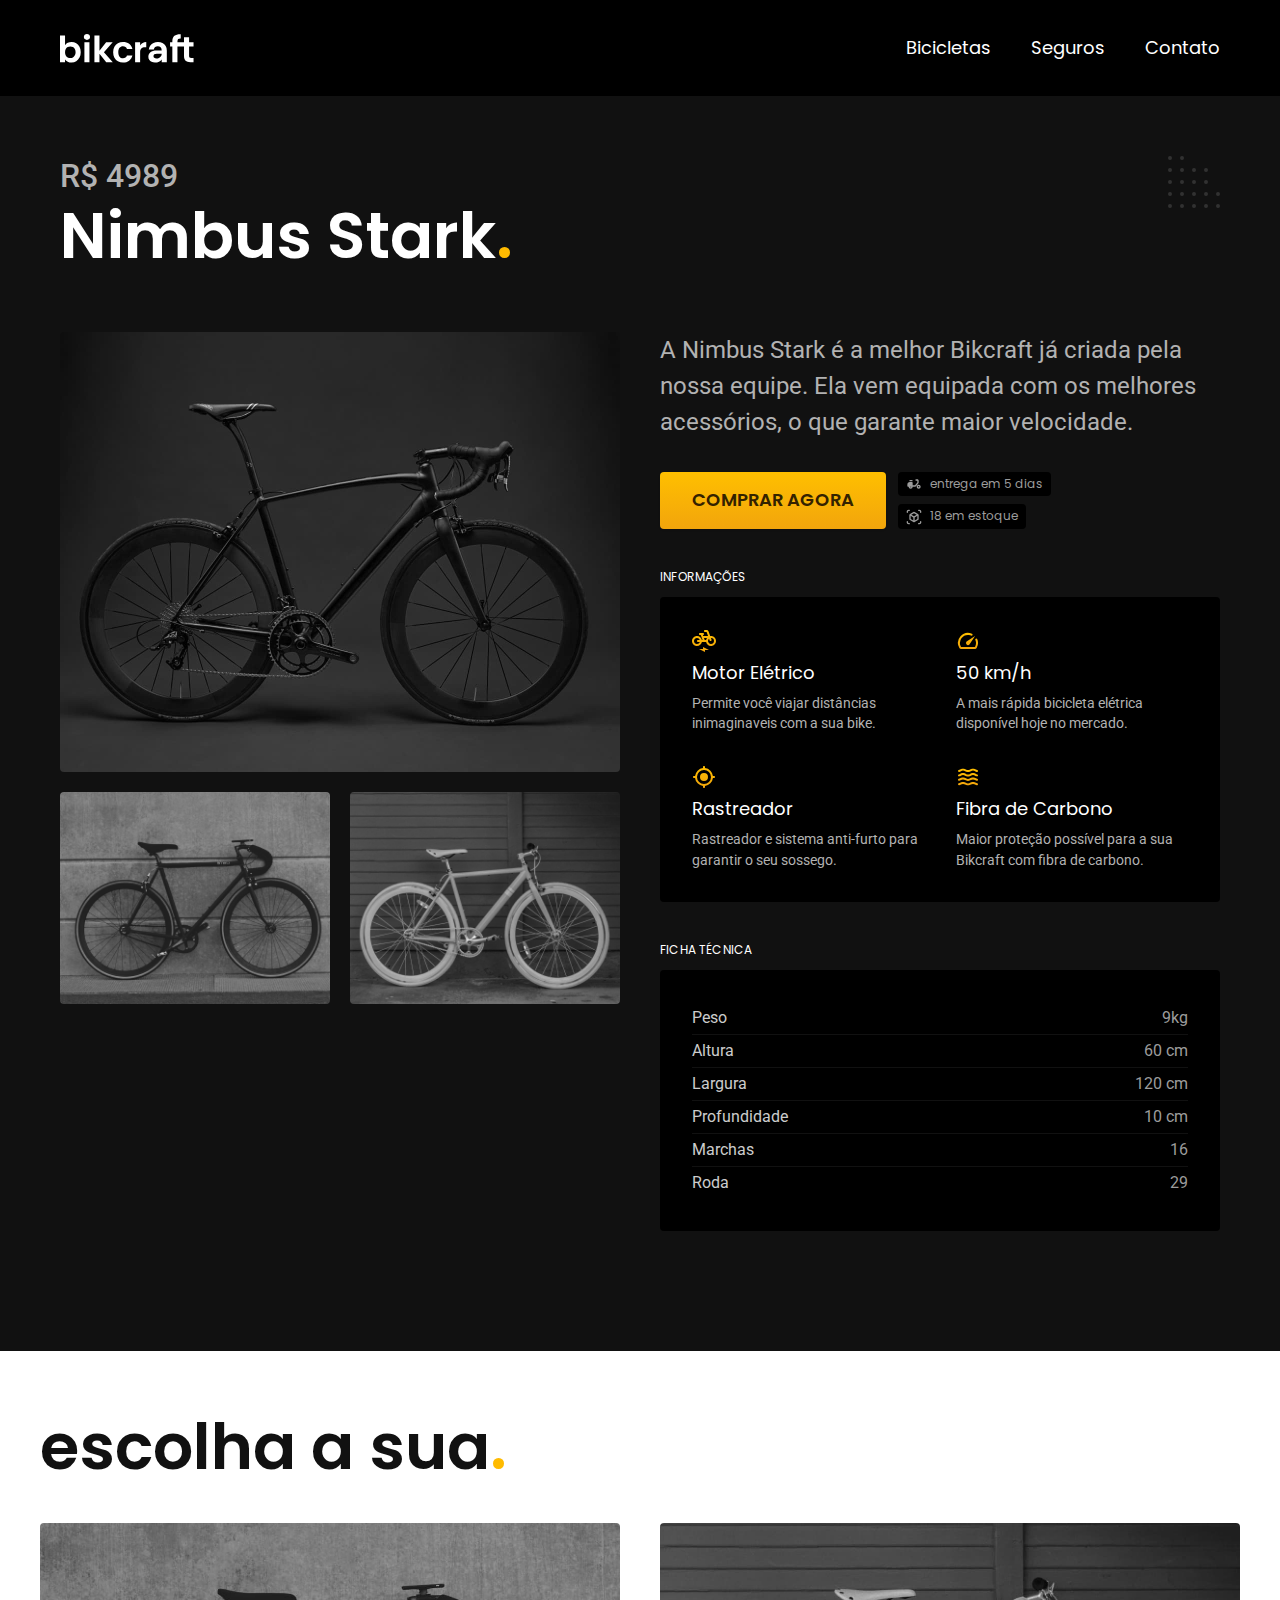
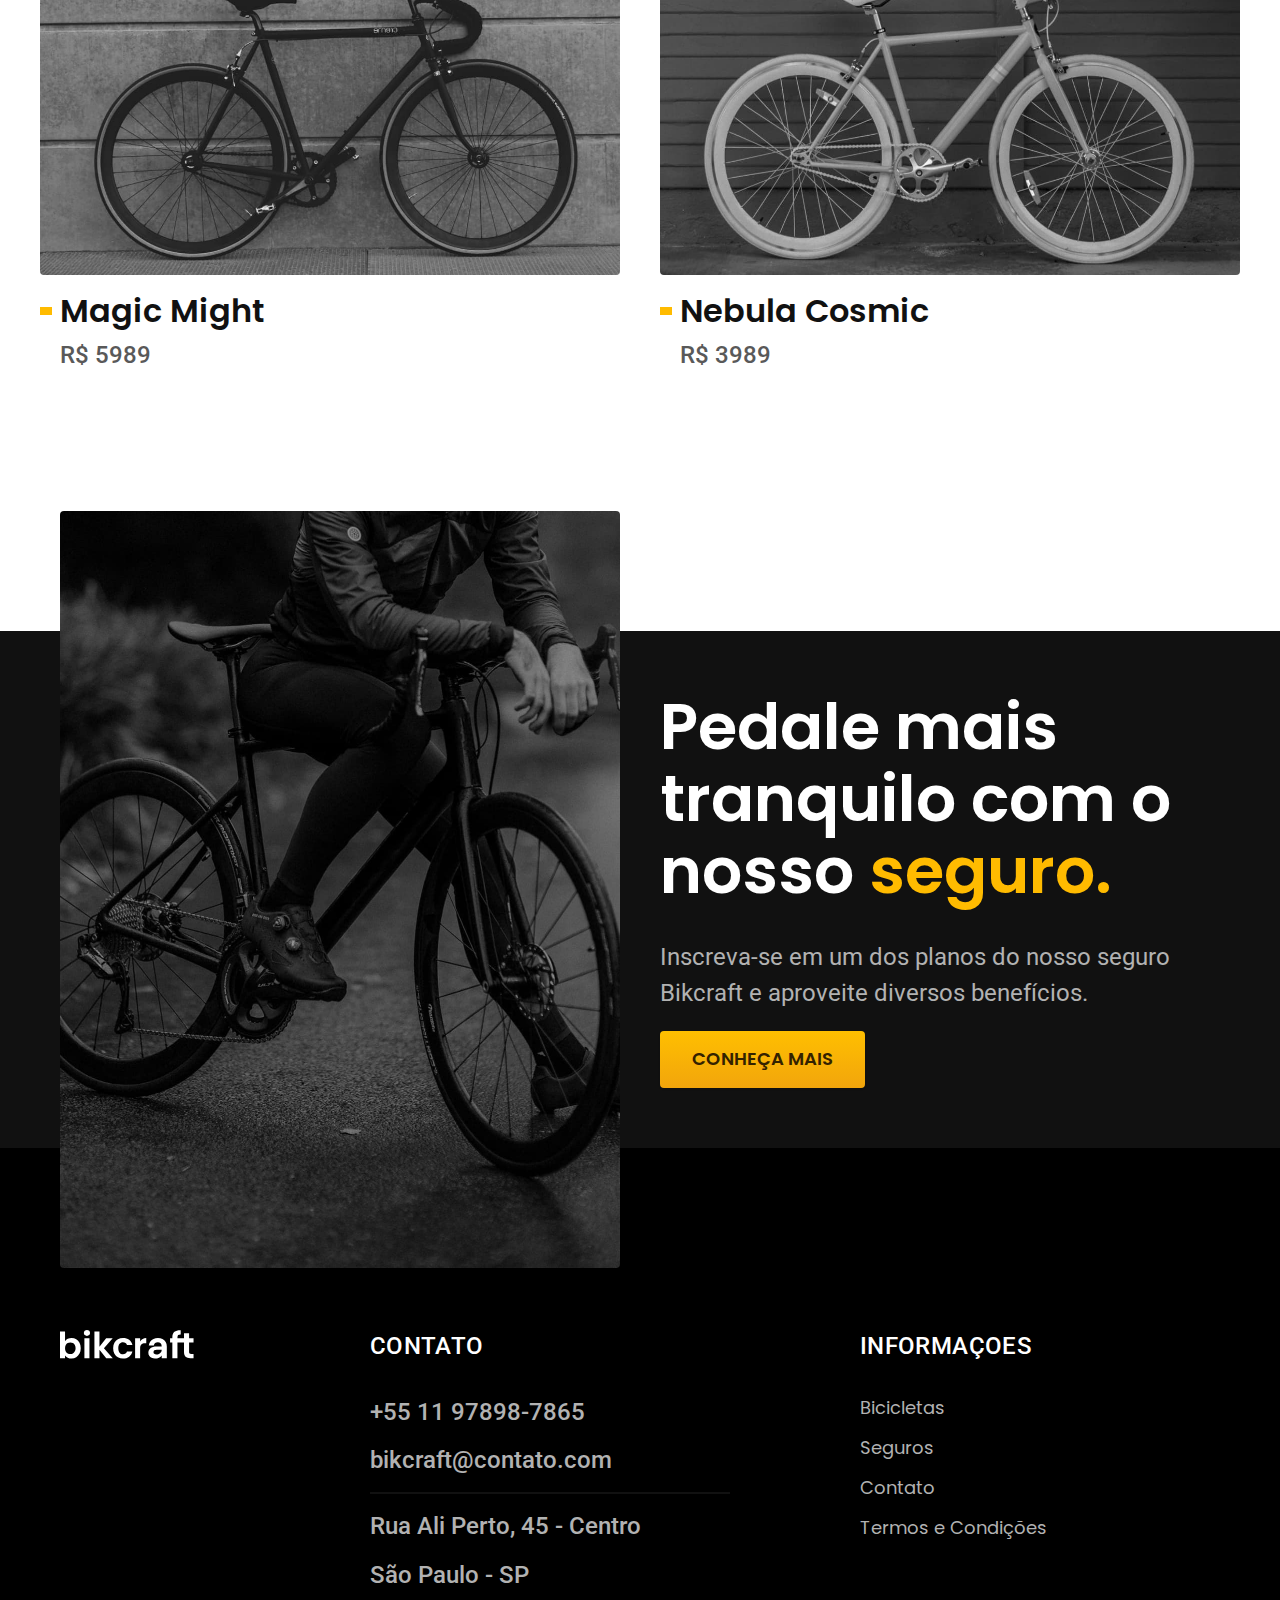
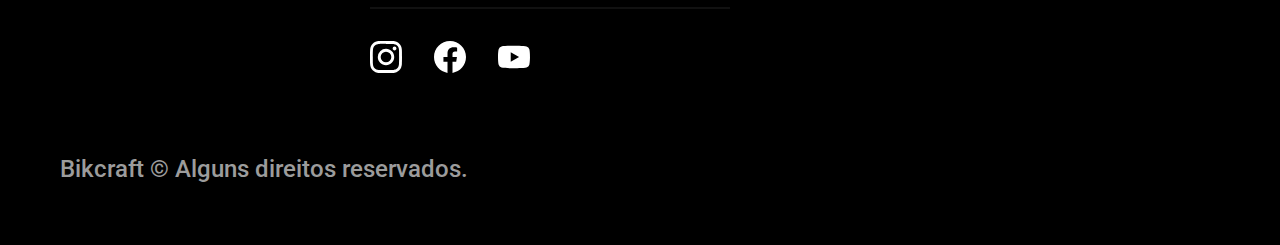
<file: bicicletas/nimbus.html>
<!DOCTYPE html>
<html lang="pt-br">

<head>
  <meta charset="UTF-8">
  <!-- <meta http-equiv="X-UA-Compatible" content="IE=edge"> -->
  <meta name="viewport" content="width=device-width, initial-scale=1.0">
  <title>Nimbus | Bikcraft</title>
  <meta name="description" content="Termos e Condições.">

  <link rel="icon" href="../favicon.svg" type="image/svg+xml">
  <link rel="preload" href="../css/style.min.css" as="style">
  <link rel="stylesheet" href="../css/style.min.css">

  <link rel="preconnect" href="https://fonts.googleapis.com">
  <link rel="preconnect" href="https://fonts.gstatic.com" crossorigin>
  <link href="https://fonts.googleapis.com/css2?family=Poppins:wght@400;600&family=Roboto:wght@400;500&display=swap" rel="stylesheet">
  <link href="https://fonts.googleapis.com/css2?family=Merriweather:ital,wght@1,900&display=swap" rel="stylesheet">

  <script>document.documentElement.classList.add('js');</script>
</head>

<body id="bicicleta">
  <header class="header-bg">
    <div class="header container">
      <a href="../">
        <img src="../img/bikcraft.svg" alt="Bikcraft">
      </a>

      <nav aria-label="primaria">
        <ul class="header-menu font-p-m cor-0">
          <li><a href="../bicicletas.html">Bicicletas</a></li>
          <li><a href="../seguros.html">Seguros</a></li>
          <li><a href="../contato.html">Contato</a></li>
        </ul>
      </nav>
    </div>
  </header>

  <main class="titulo-bg">
    <div>
      <div class="titulo container">
        <p class="font-r-xl cor-5">R$ 4989</p>
        <h1 class="font-p-xxl cor-0">Nimbus Stark<span class="cor-p1">.</span></h1>
      </div>
    </div>

    <div class="bicicleta container">
      <div class="bicicleta-imagens">
        <img src="../img/bicicleta/nimbus1.jpg" alt="Bicicleta 1">
        <img src="../img/bicicleta/nimbus2.jpg" alt="Bicicleta 2">
        <img src="../img/bicicleta/nimbus3.jpg" alt="Bicicleta 3">
      </div>
      <div class="bicicleta-conteudo">
        <p class="font-r-l cor-5">A Nimbus Stark é a melhor Bikcraft já criada pela nossa equipe. Ela vem equipada com os melhores acessórios, o que garante maior velocidade.</p>
        <div class="bicicleta-comprar">
          <a class="botao" href="../orcamento.html?tipo=bikcraft&produto=nimbus">Comprar Agora</a>
          <span class="font-p-xs cor-6"><img src="../img/icones/entrega.svg" alt="">entrega em 5 dias</span>
          <span class="font-p-xs cor-6"><img src="../img/icones/estoque.svg" alt="">18 em estoque</span>
        </div>
        <h2 class="font-p-xs cor-0">Informações</h2>
        <ul class="bicicleta-informacoes">
          <li>
            <img src="../img/icones/eletrica.svg" alt="">
            <h3 class="font-p-m cor-0">Motor Elétrico</h3>
            <p class="font-r-xs cor-5">Permite você viajar distâncias inimaginaveis com a sua bike.</p>
          </li>
          <li>
            <img src="../img/icones/velocidade.svg" alt="">
            <h3 class="font-p-m cor-0">50 km/h</h3>
            <p class="font-r-xs cor-5">A mais rápida bicicleta elétrica disponível hoje no mercado.</p>
          </li>
          <li>
            <img src="../img/icones/rastreador.svg" alt="">
            <h3 class="font-p-m cor-0">Rastreador</h3>
            <p class="font-r-xs cor-5">Rastreador e sistema anti-furto para garantir o seu sossego.</p>
          </li>
          <li>
            <img src="../img/icones/carbono.svg" alt="">
            <h3 class="font-p-m cor-0">Fibra de Carbono</h3>
            <p class="font-r-xs cor-5">Maior proteção possível para a sua Bikcraft com fibra de carbono.</p>
          </li>
        </ul>
        <h2 class="font-p-xs cor-0">Ficha Técnica</h2>
        <ul class="bicicleta-ficha font-r-s cor-4">
          <li>Peso <span>9kg</span></li>
          <li>Altura <span>60 cm</span></li>
          <li>Largura <span>120 cm</span></li>
          <li>Profundidade <span>10 cm</span></li>
          <li>Marchas <span>16</span></li>
          <li>Roda <span>29</span></li>
        </ul>
      </div>

    </div>
  </main>

  <article class="bicicletas-lista container">
    <h2 class="font-p-xxl">escolha a sua<span class="cor-p1">.</span></h2>
    <ul>
      <li>
        <a href="../bicicletas/magic.html">
          <img src="../img/bicicletas/magic.jpg" alt="Bicicleta preta">
          <h3 class="font-p-xl">Magic Might</h3>
          <span class="font-r-m cor-8">R$ 5989</span>
        </a>
      </li>

      <li>
        <a href="../bicicletas/nebula.html">
          <img src="../img/bicicletas/nebula.jpg" alt="Bicicleta preta">
          <h3 class="font-p-xl">Nebula Cosmic</h3>
          <span class="font-r-m cor-8">R$ 3989</span>
        </a>
      </li>
    </ul>
  </article>

  <article class="seguro-bg">
    <div class="seguro container">
      <div class="seguro-imagem">
        <img src="../img/fotos/seguros.jpg" alt="Pessoa parada em cima de uma bicicleta.">
      </div>
      <div class="seguro-conteudo">
        <h2 class="font-p-xxl cor-0">Pedale mais tranquilo com o nosso <span class="cor-p1">seguro.</span></h2>
        <p class="font-r-l cor-5">Inscreva-se em um dos planos do nosso seguro Bikcraft e aproveite diversos benefícios.</p>
        <a class="botao" href="../seguros.html">Conheça Mais</a>
      </div>
    </div>
  </article>

  <footer class="footer-bg">
    <div class="footer container">
      <img src="../img/bikcraft.svg" alt="">
      <div class="footer-contato">
        <h3 class="font-r-l-b cor-0">Contato</h3>
        <ul class="font-r-m cor-5">
          <li><a href="tel:+5511978987865">+55 11 97898-7865</a></li>
          <li><a href="mailto:bikcraft@contato.com">bikcraft@contato.com</a></li>
          <li>Rua Ali Perto, 45 - Centro</li>
          <li>São Paulo - SP</li>
        </ul>
        <div class="footer-redes">
          <a href="../">
            <img src="../img/redes/instagram.svg" alt="Instagram">
          </a>
          <a href="./">
            <img src="../img/redes/facebook.svg" alt="Facebook">
          </a>
          <a href="./">
            <img src="../img/redes/youtube.svg" alt="Youtube">
          </a>
        </div>
      </div>
      <div class="footer-informacoes">
        <h3 class="font-r-l-b cor-0">Informaçoes</h3>
        <nav>
          <ul class="font-p-m cor-5">
            <li><a href="../bicicletas.html">Bicicletas</a></li>
            <li><a href="../seguros.html">Seguros</a></li>
            <li><a href="../contato.html">Contato</a></li>
            <li><a href="../termos.html">Termos e Condições</a></li>
          </ul>
        </nav>
      </div>
      <p class="footer-copy font-r-m cor-6">Bikcraft © Alguns direitos reservados.</p>
    </div>
  </footer>

  <script src="../js/script.js"></script>
</body>

</html>
</file>
<file: css/style.min.css>
body{margin:0;font-family:Arial,Helvetica,sans-serif;color:#111}blockquote,dd,h1,h2,h3,h4,p,ul{margin:0}ul{padding:0;list-style:none}a{text-decoration:none;color:inherit}img{display:block;max-width:100%;height:auto}img[src$=".jpg"]{border-radius:4px}.font-p-xs{font:400 0.75rem/1.35 Poppins,sans-serif}.font-r-xs{font:400 0.875rem/1.43 Roboto,sans-serif}.font-p-s{font:400 1rem/1.5 Poppins,sans-serif}.font-r-s{font:400 1rem/1.5 Roboto,sans-serif}.font-p-m,.font-p-m-b{font:400 1.125rem/1.35 Poppins,sans-serif}.font-p-m-b{font-weight:600}.font-r-m{font:500 1.5rem/1.35 Roboto,sans-serif}.font-p-l{font:400 1.5rem/1.5 Poppins,sans-serif}.font-r-l,.font-r-l-b{font:400 1.5rem/1.5 Roboto,sans-serif}.font-r-l-b{font-weight:500;letter-spacing:.015em;text-transform:uppercase}.font-p-xl{font:600 2rem/1.25 Poppins,sans-serif}.font-r-xl{font:500 2rem/1.25 Roboto,sans-serif}.font-p-xxl{font:600 4rem/1.125 Poppins,sans-serif}@media (max-width:1200px){.font-p-xxl{font-size:3rem}.font-r-l,.font-r-l-b{font-size:1.5rem}}@media (max-width:800px){.font-p-xxl{font-size:2rem}.font-p-xl,.font-r-xl{font-size:1.5rem}}:root{--cor-0:#ffffff;--cor-1:#f7f7f7;--cor-2:#ededed;--cor-3:#dedede;--cor-4:#cccccc;--cor-5:#b2b2b2;--cor-6:#9c9c9c;--cor-7:#717171;--cor-8:#595959;--cor-9:#404040;--cor-10:#2e2e2e;--cor-11:#111111;--cor-12:#000000;--cor-p1:#ffbb00;--cor-p2:#e4a30b;--cor-p3:#a66f00;--cor-p4:#664400;--cor-p5:#332200}.cor-0{color:var(--cor-0)}.cor-1{color:var(--cor-1)}.cor-2{color:var(--cor-2)}.cor-3{color:var(--cor-3)}.cor-4{color:var(--cor-4)}.cor-5{color:var(--cor-5)}.cor-6{color:var(--cor-6)}.cor-7{color:var(--cor-7)}.cor-8{color:var(--cor-8)}.cor-9{color:var(--cor-9)}.cor-10{color:var(--cor-10)}.cor-11{color:var(--cor-11)}.cor-12{color:var(--cor-12)}.cor-p1{color:var(--cor-p1)}.cor-p2{color:var(--cor-p2)}.cor-p3{color:var(--cor-p3)}.cor-p4{color:var(--cor-p4)}.cor-p5{color:var(--cor-p5)}.js .fadeInDown{transform:translate3d(0,-20px,0)}.js .fadeInUp{transform:translate3d(0,20px,0)}.js .fadeInRight{transform:translate3d(20px,0,0)}.js .fadeInLeft{transform:translate3d(-20px,0,0)}.js [data-anime]{opacity:0}.js .anime{opacity:1;transform:none;transition:transform .8s,opacity .8s}.header-bg{background-color:var(--cor-12)}.header{display:flex;flex-wrap:wrap;gap:20px;justify-content:space-between;align-items:center;padding-top:20px;padding-bottom:20px}.header-menu{display:flex;flex-wrap:wrap;gap:40px}.header-menu a{padding:16px 0;display:inline-block;position:relative}.header-menu a::after{content:"";display:block;height:2px;width:0;background:var(--cor-0);margin-top:4px;transition:.3s;position:absolute}.header-menu a.ativo::after,.header-menu a:hover::after{width:100%}@media (max-width:800px){.header-menu{gap:20px}.header-menu a{background:var(--cor-11);padding:12px 16px;border-radius:4px}.header-menu a:hover{background-color:var(--cor-10)}.header-menu a:after{display:none}}@media (max-width:600px){.header-menu{gap:12px}.header-menu a{padding:8px 12px;font-size:14px}}.footer-bg{background:var(--cor-12)}.footer{display:grid;grid-template-columns:3fr 5fr 4fr;gap:40px;padding-top:60px;padding-bottom:60px}.footer h3{margin-bottom:32px}.footer-contato ul{margin-bottom:32px}.footer-contato li:nth-child(2n):after{content:"";display:block;max-width:360px;height:2px;background:var(--cor-11);margin-top:16px}.footer li{margin-bottom:16px}.footer-redes{display:flex;gap:32px}.footer a:hover{color:var(--cor-0)}.footer-copy{grid-column:1/-1;margin-top:40px}@media (max-width:800px){.footer>img{display:none}.footer{grid-template-columns:1fr 1fr}}@media (max-width:600px){.footer{grid-template-columns:1fr;gap:60px}.footer-copy{margin-top:0}}.container{max-width:1200px;padding-left:20px;padding-right:20px;margin:0 auto;box-sizing:border-box}.botao{display:inline-block;padding:16px 32px;background:linear-gradient(#ffbf00 ,#f2a50c);border-radius:4px;box-shadow:0 1px 2px rgba(0,0,0,.1);text-transform:uppercase;color:var(--cor-p5);font:600 1.125rem/1.35 Poppins,sans-serif;max-width:max-content;border:none;cursor:pointer}.botao:hover{background:linear-gradient(#ffb60d ,#e59317)}.botao.secundario{background:var(--cor-10);color:var(--cor-2)}.botao.secundario:hover{background:var(--cor-9)}.botao.seta{display:flex;align-items:center}.botao.seta::after{content:"";display:inline-block;width:18px;height:10px;margin-left:12px;background:url("../img/icones/seta.svg");transition:transform .2s}.botao.seta:hover::after{transform:translateX(4px)}@media (max-width:600px){.botao{padding:12px 16px;font-size:1rem}}.link{display:inline-block;color:var(--cor-p1);font:500 1.5rem/1.5 Poppins,sans-serif;text-transform:uppercase}.link::after{content:"";display:block;width:100%;height:4px;background-color:currentColor}.link:hover{color:var(--cor-0)}.titulo-bg{background-color:var(--cor-11);padding-top:60px;padding-bottom:60px}.titulo{background:url("../img/dec/top-right.svg") no-repeat top right 20px}.titulo p{margin-bottom:4px}@media (max-width:800px){.titulo-bg{padding-top:40px;padding-bottom:40px}.titulo p{font-size:1rem;text-transform:lowercase;font-weight:400}}.form{display:grid;grid-template-columns:1fr 1fr;gap:20px}.form label{display:block;font:400 1rem/1.5 Poppins,sans-serif;margin-bottom:4px}.form .col-2{grid-column:span 2}.form input[type=email],.form input[type=text],.form textarea{font:400 1rem/1.5 Roboto,sans-serif;background:var(--cor-1);border:1px solid var(--cor-2);border-radius:4px;padding:12px;width:100%;box-sizing:border-box}.form input[type=email]:focus,.form input[type=text]:focus,.form textarea:focus{outline:0;border-color:var(--cor-p1);background:var(--cor-0);box-shadow:0 0 0 2 #fea}@media (max-width:600px){.form{grid-template-columns:1fr}.form .col-2{grid-column:1}}.introducao-bg{background:var(--cor-12) url("../img/dec/bottom-left.svg") no-repeat bottom 160px left 20px;box-shadow:inset 0 -120px var(--cor-0)}.introducao{display:grid;grid-template-columns:1fr 1fr;gap:0 40px}.introducao-conteudo{align-self:end;padding-bottom:200px}.introducao img{width:100%;height:100%;object-fit:cover;border-radius:4px}.introducao h1{margin-bottom:32px}.introducao p{margin-bottom:20px}@media (max-width:800px){.introducao-bg{background:var(--cor-11);padding-top:40px;box-shadow:inset 0 -60px #fff}.introducao{grid-template-columns:1fr;gap:32px}.introducao-conteudo{padding-bottom:0}.introducao h1{font-size:32px;margin-bottom:16px}.introducao img{height:300px;width:100%}}.tecnologia-bg{background:var(--cor-11);box-shadow:inset 0 80px var(--cor-0),inset 0 -80px var(--cor-0)}.tecnologia{display:grid;grid-template-columns:1fr 1fr;gap:40px}.tecnologia-imagem img{width:100%;height:100%;object-fit:cover;object-position:left}.tecnologia-conteudo{padding-top:160px;padding-bottom:160px}.tecnologia-conteudo>span{display:block;margin-bottom:20px}.tecnologia-conteudo h2{margin-bottom:32px}.tecnologia-conteudo>p{margin-bottom:20px}.tecnologia a{margin-bottom:80px}.tecnologia-vantagens{display:flex;gap:40px}.tecnologia-vantagens h3{margin-bottom:8px;width:max-content}.tecnologia-vantagens img{width:24px;margin-bottom:8px}@media (max-width:800px){.tecnologia-bg{box-shadow:initial}.tecnologia{grid-template-columns:1fr}.tecnologia-conteudo{padding-top:60px;padding-bottom:60px}.tecnologia-imagem{display:none}.tecnologia a{margin-bottom:60px}}@media (max-width:600px){.tecnologia-vantagens{flex-direction:column}}.parceiros{padding-top:60px;padding-bottom:120px}.parceiros h2{margin-bottom:60px}.parceiros ul{padding:0 20px;max-width:1400px;margin:0 auto;display:grid;grid-template-columns:repeat(4,1fr)}.parceiros li{display:flex;padding:32px;border-left:2px solid var(--cor-2)}.parceiros li:first-child,.parceiros li:nth-child(5){border-left:none}.parceiros li:nth-child(n+5){border-top:2px solid var(--cor-2)}.parceiros img{margin:auto}@media (max-width:800px){.parceiros{padding-bottom:60px}.parceiros li{padding:20px}.parceiros h2{margin-bottom:20px}.parceiros ul{grid-template-columns:repeat(2,1fr)}.parceiros li:nth-child(n+3){border-top:2px solid var(--cor-2)}.parceiros li:nth-child(odd){border-left:none}}.depoimento{display:grid;grid-template-columns:1fr 1fr;background-color:var(--cor-p1);overflow:hidden}.depoimento img{width:100%;height:100%;object-fit:cover;border-radius:0}.depoimento-conteudo{padding:40px 40px 80px 80px;align-self:flex-end;background:url("../img/dec/bottom-right.svg") no-repeat bottom 40px right 40px}.depoimento-conteudo p{max-width:32ch;font-family:Merriweather,serif;font-style:italic;font-weight:900;margin-bottom:32px;position:relative}.depoimento p::after,.depoimento p::before{font-size:5rem;color:var(--cor-p2);position:absolute}.depoimento p::before{content:'“';left:-50px;top:-20px}.depoimento p::after{content:'”'}@media (min-width:1200px){.depoimento img{max-height:520px}}@media (max-width:800px){.depoimento{grid-template-columns:1fr;text-align:center}.depoimento img{max-height:200px}.depoimento-conteudo{padding:40px 20px;margin:auto}}.bicicletas-lista{padding:60px 0 120px 0}.bicicletas-lista h2{margin-bottom:40px}.bicicletas-lista ul{display:flex;gap:40px;padding:0 20px 20px 20px;max-width:1400px;margin:0 auto;overflow-x:auto}#bicicleta .bicicletas-lista ul{padding:0 0 20px 0}.bicicletas-lista li{flex:1;min-width:280px}.bicicletas-lista a{display:block}.bicicletas-lista img{margin-bottom:16px}.bicicletas-lista h3{margin-bottom:8px;display:flex;align-items:center}.bicicletas-lista h3::before{content:"";display:inline-block;height:8px;width:12px;margin-right:8px;background-color:var(--cor-p1);transition:width .2s}.bicicletas-lista a:hover h3::before{width:24px}.bicicletas-lista li span{padding-left:20px}@media (max-width:800px){.bicicletas-lista{padding-bottom:60px}.bicicletas-lista ul{gap:20px}}.bicicletas-bg{background:linear-gradient(to right,var(--cor-0) 30%,var(--cor-11) 0)}.bicicletas{display:grid;grid-template-columns:1fr 1fr;gap:40px;padding-top:60px;padding-bottom:60px;background:url("../img/dec/top-right.svg") no-repeat top 40px right 20px}.bicicletas-imagem{display:grid}.bicicletas-imagem img{grid-area:1/1}.bicicletas-imagem span{grid-area:1/1;place-self:start end;margin-top:20px;background:var(--cor-12);padding:8px 16px 8px 8px;display:inline-block;border-radius:4px 0 0 4px}.bicicletas-conteudo{display:grid;grid-template-columns:1fr auto;align-content:start}.bicicletas h2,.bicicletas p{grid-column:1/-1}.bicicletas h2{margin-bottom:20px}.bicicletas h2::before{content:"";display:block;width:12px;height:8px;background-color:var(--cor-p1);margin-bottom:8px}.bicicletas p{margin-bottom:32px}.bicicletas a{place-self:end}.bicicletas li{display:flex;align-items:center}.bicicletas ul{display:grid;gap:16px}.bicicletas-conteudo img{width:24px;margin-right:8px}@media (max-width:800px){.bicicletas-bg{background:var(--cor-11)}.bicicletas{grid-template-columns:1fr;gap:20px;padding-top:40px;padding-bottom:40px}}@media (max-width:800px){.bicicletas-conteudo{grid-template-columns:1fr}.bicicletas ul{font-size:1rem;grid-template-columns:1fr 1fr;margin-bottom:32px}.bicicletas a{place-self:start}}.bicicleta{display:grid;grid-template-columns:1fr 1fr;align-items:start;gap:40px;padding-top:60px;padding-bottom:60px}#bicicleta .titulo p{text-transform:uppercase}.bicicleta-imagens{display:flex;flex-wrap:wrap;gap:20px}.bicicleta-imagens img{flex:1;min-width:200px}.bicicleta-imagens img:first-child{min-width:100%}.bicicleta-conteudo>p{margin-bottom:32px}.bicicleta-comprar{display:grid;grid-template-columns:max-content auto;align-items:center;justify-items:start;gap:8px 12px;margin-bottom:40px}.bicicleta-comprar a{grid-row:span 2}.bicicleta-comprar span{display:flex;align-items:center;background-color:var(--cor-12);border-radius:4px;gap:8px;padding:4px 8px}.bicicleta-conteudo h2{text-transform:uppercase;letter-spacing:.015em;margin-bottom:12px}.bicicleta-ficha,.bicicleta-informacoes{padding:32px;background-color:var(--cor-12);border-radius:4px}.bicicleta-informacoes{margin-bottom:40px;display:grid;grid-template-columns:1fr 1fr;gap:32px}.bicicleta-informacoes img{width:24px;margin-bottom:8px}.bicicleta-informacoes h3{margin-bottom:8px}.bicicleta-ficha li{padding:4px 0;display:flex;justify-content:space-between;border-bottom:1px solid var(--cor-11)}.bicicleta-ficha li:last-child{border-bottom:none}.bicicleta-ficha span{color:var(--cor-6)}@media (max-width:800px){.bicicleta{grid-template-columns:1fr;padding-top:40px;padding-bottom:40px}.bicicleta-imagens{grid-row:2}}@media (max-width:400px){.bicicleta-informacoes{grid-template-columns:1fr}.bicicleta-comprar{grid-template-columns:1fr}}.seguro-bg{background-color:var(--cor-11);box-shadow:inset 0 120px var(--cor-0),inset 0 -120px var(--cor-12)}.seguro{display:grid;grid-template-columns:1fr 1fr;gap:40px}.seguro-imagem img{width:100%;height:100%;object-fit:cover}.seguro-conteudo{padding-top:180px;padding-bottom:180px}.seguro h2{margin-bottom:32px}.seguro p{margin-bottom:20px}@media (max-width:800px){.seguro-bg{box-shadow:inset 0 -60px var(--cor-12)}.seguro{grid-template-columns:1fr}.seguro-conteudo{grid-row:1;padding-top:40px;padding-bottom:0}}.seguros-bg{background:var(--cor-11)}.seguros{padding-top:60px;padding-bottom:60px;display:grid;grid-template-columns:1fr 1fr;gap:40px;align-items:center}#seguros .seguros{padding-top:0}.seguros h2{grid-column:1/-1}.seguros-item{background-color:var(--cor-12);padding:32px 32px 32px 60px;display:grid;grid-template-columns:1fr auto;border-radius:4px}.seguros-item h3{margin-bottom:40px}.seguros-item span{grid-column:2;display:block;text-align:right}.seguros-item ul{grid-column:1/-1;margin-bottom:32px}.seguros-item li{display:flex;align-items:center;position:relative}.seguros-item li+li{margin-top:20px}.seguros-item li::before{content:"";display:inline-block;width:13px;height:9px;background-image:url("../img/icones/lista.svg");position:absolute;left:-21px}.seguros-item a{grid-column:1/-1}@media (max-width:800px){.seguros{grid-template-columns:1fr}}.vantagens-bg{background:var(--cor-12)}.vantagens{padding-top:120px;padding-bottom:120px}.vantagens h2{margin-bottom:60px}.vantagens ul{display:grid;grid-template-columns:repeat(auto-fit,minmax(280px,max-content));gap:40px 80px}.vantagens h3,.vantagens img{margin-bottom:8px}@media (max-width:800px){.vantagens{padding-top:60;padding-bottom:60}.vantagens h2{margin-bottom:40px}.vantagens ul{gap:20px}}.perguntas{padding-top:120px;padding-bottom:120px}.perguntas h2{margin-bottom:60px}.perguntas dl>div{padding:20px;border-radius:4px}.perguntas dl>div:nth-child(odd){background-color:var(--cor-1)}.perguntas button{display:grid;grid-template-columns:auto 1fr auto;align-items:center;gap:8px;cursor:pointer;border:none;background:0 0;width:100%;text-align:left}.perguntas button::before{content:"";display:inline-block;width:12px;height:8px;background-color:var(--cor-p1)}.perguntas button::after{content:"";display:inline-block;width:14px;height:6px;background:url("../img/icones/seta-abrir.svg");transition:.3s}.perguntas button:hover::after,.perguntas button[aria-expanded=true]::after{transform:rotate(180deg)}.js .perguntas dd{display:none}.js .perguntas dd.ativa{display:block}.perguntas dd{padding-left:20px;padding-top:16px;max-width:80ch}@media (max-width:800px){.perguntas{padding-top:60px;padding-bottom:60px}.perguntas h2{margin-bottom:40px}}#contato{background:linear-gradient(var(--cor-11) 600px,var(--cor-1) 0)}.contato{display:grid;grid-template-columns:5fr 7fr}.contato-dados,.contato-formulario{padding:60px;box-shadow:0 1px 2px rgba(0,0,0,.1)}.contato-dados{border-radius:5px 0 0 5px;background:var(--cor-12) url("../img/dec/bottom-left.svg") no-repeat bottom 20px left 20px}.contato-formulario{border-radius:0 5px 5px 0;background:var(--cor-0) url("../img/dec/bottom-right-p.svg") no-repeat bottom 20px right 20px}.contato-dados h2{margin-bottom:60px}.contato-endereco{margin-bottom:32px;padding-left:28px;background:url("../img/icones/local.svg") no-repeat 0 2px}.contato-endereco p{margin-bottom:8px}.contato-meios a{display:block;max-width:max-content;margin-bottom:8px;padding-left:28px}.contato-meios a:hover{color:var(--cor-0)}.contato-meios a:first-child{background:url("../img/icones/email.svg") no-repeat 0 2px}.contato-meios a:nth-child(2){margin-bottom:32px}.contato-meios a:nth-child(3){background:url("../img/icones/telefone.svg") no-repeat 0 2px;margin-bottom:60px}.contato-redes{display:flex;gap:32px;padding-left:28px}@media (max-width:800px){.contato{grid-template-columns:1fr}.contato-dados,.contato-formulario{padding:20px}.contato-dados{border-radius:5px 5px 0 0;background:var(--cor-12)}.contato-formulario{border-radius:0 0 5px 5px}.contato-dados h2,.contato-meios a:nth-child(3){margin-bottom:32px}.contato-redes{margin-bottom:12px}}.lojas{display:grid;grid-template-columns:1fr 1fr;gap:0 40px;padding-top:120px;padding-bottom:120px}.lojas h2{grid-column:1/-1;margin-bottom:60px}.lojas img{border-radius:4px 4px 0 0}.lojas-item{border-radius:4px;background:var(--cor-0);box-shadow:0 1px 2px rgba(0,0,0,.1)}.lojas-conteudo{display:grid;grid-template-columns:1fr 1fr;gap:32px 16px;padding:32px}.lojas-conteudo h3,.lojas-tempo{grid-column:1/-1}.lojas-dados{display:grid;gap:8px;border-left:2px solid var(--cor-2);padding-left:12px}.lojas-tempo{display:flex;align-items:center;gap:8px}@media (max-width:800px){.lojas{gap:20px;padding-top:60px;padding-bottom:60px}.lojas h2{margin-bottom:32px}.lojas-conteudo{grid-template-columns:1fr}}@media (max-width:600px){.lojas{grid-template-columns:1fr}}#orcamento{background:linear-gradient(var(--cor-11) 600px,var(--cor-1) 0)}.orcamento{display:grid;grid-template-columns:5fr 7fr;padding-bottom:120px}.orcamento h2{text-transform:uppercase;position:relative;display:flex;align-items:center}.orcamento h2::before{content:"";display:inline-block;width:4px;height:8px;background-color:var(--cor-p1);position:absolute;left:-12px}.orcamento-dados,.orcamento-produto{padding:60px;box-shadow:0 1px 2px rgba(0,0,0,.1)}.orcamento-produto{border-radius:5px 0 0 5px;background:var(--cor-12) url("../img/dec/bottom-left.svg") no-repeat bottom 20px left 20px;display:grid;grid-template-columns:1fr 1fr;gap:20px;align-content:start}.orcamento-produto>*{grid-column:1/-1}.orcamento-produto>label{grid-column:initial}.orcamento-produto label{font:400 1rem/1.5 Poppins,sans-serif;color:var(--cor-4);background-color:var(--cor-10);padding:12px 16px;border-radius:4px;cursor:pointer;display:grid;grid-template-columns:auto 1fr auto;align-items:center;border:1px solid var(--cor-10)}.orcamento-produto input:checked+label{background:var(--cor-0);color:var(--cor-11)}.orcamento-produto label::before{content:"";display:inline-block;box-sizing:border-box;width:12px;height:12px;border:1px solid var(--cor-6);border-radius:50%;margin-right:8px}.orcamento-produto input:checked+label::before{border-color:var(--cor-7);box-shadow:inset 0 0 0 3px var(--cor-0),inset 0 0 0 6px var(--cor-7)}.orcamento-produto label span{display:none}.orcamento-produto label:hover{background-color:var(--cor-9);border-color:var(--cor-9)}.orcamento-produto input:focus+label{box-shadow:0 0 0 2px var(--cor-p1);border-color:var(--cor-12)}.orcamento-produto input:checked+label span{display:inline-block}.orcamento-produto input{opacity:0;position:absolute;pointer-events:none}.orcamento-dados{border-radius:0 5px 5px 0;background:var(--cor-0) url("../img/dec/bottom-right.svg") no-repeat bottom 20px right 20px}.orcamento-conteudo{display:none}.orcamento-conteudo h2,.orcamento-dados h2:nth-of-type(n+2){margin-top:20px}#bikcraft:checked~#orcamento-bikcraft,#seguro:checked~#orcamento-seguro{display:grid;gap:20px}.orcamento-detalhes{display:none;background:var(--cor-0);padding:20px;grid-template-columns:1fr 1fr;border-radius:4px;align-items:center}.orcamento-detalhes li{display:flex;align-items:center;margin-bottom:px}.orcamento-detalhes li img{width:16px;margin-right:8px}.orcamento-produto input:checked+label+.orcamento-detalhes{display:grid}@media (max-width:1200px){.orcamento-dados,.orcamento-produto{padding:32px}}@media (max-width:800px){.orcamento{grid-template-columns:1fr}.orcamento-produto{border-radius:5px 5px 0 0;background:var(--cor-12)}.orcamento-dados{border-radius:0 0 5px 5px}}@media (max-width:400px){.orcamento-produto{grid-template-columns:1fr}}.termos{padding-top:80px;padding-bottom:80px}.termos h2{font-weight:700;margin-bottom:20px}.termos p+h2{margin-top:20px}.termos p{max-width:75ch;margin-bottom:24px}
</file>
